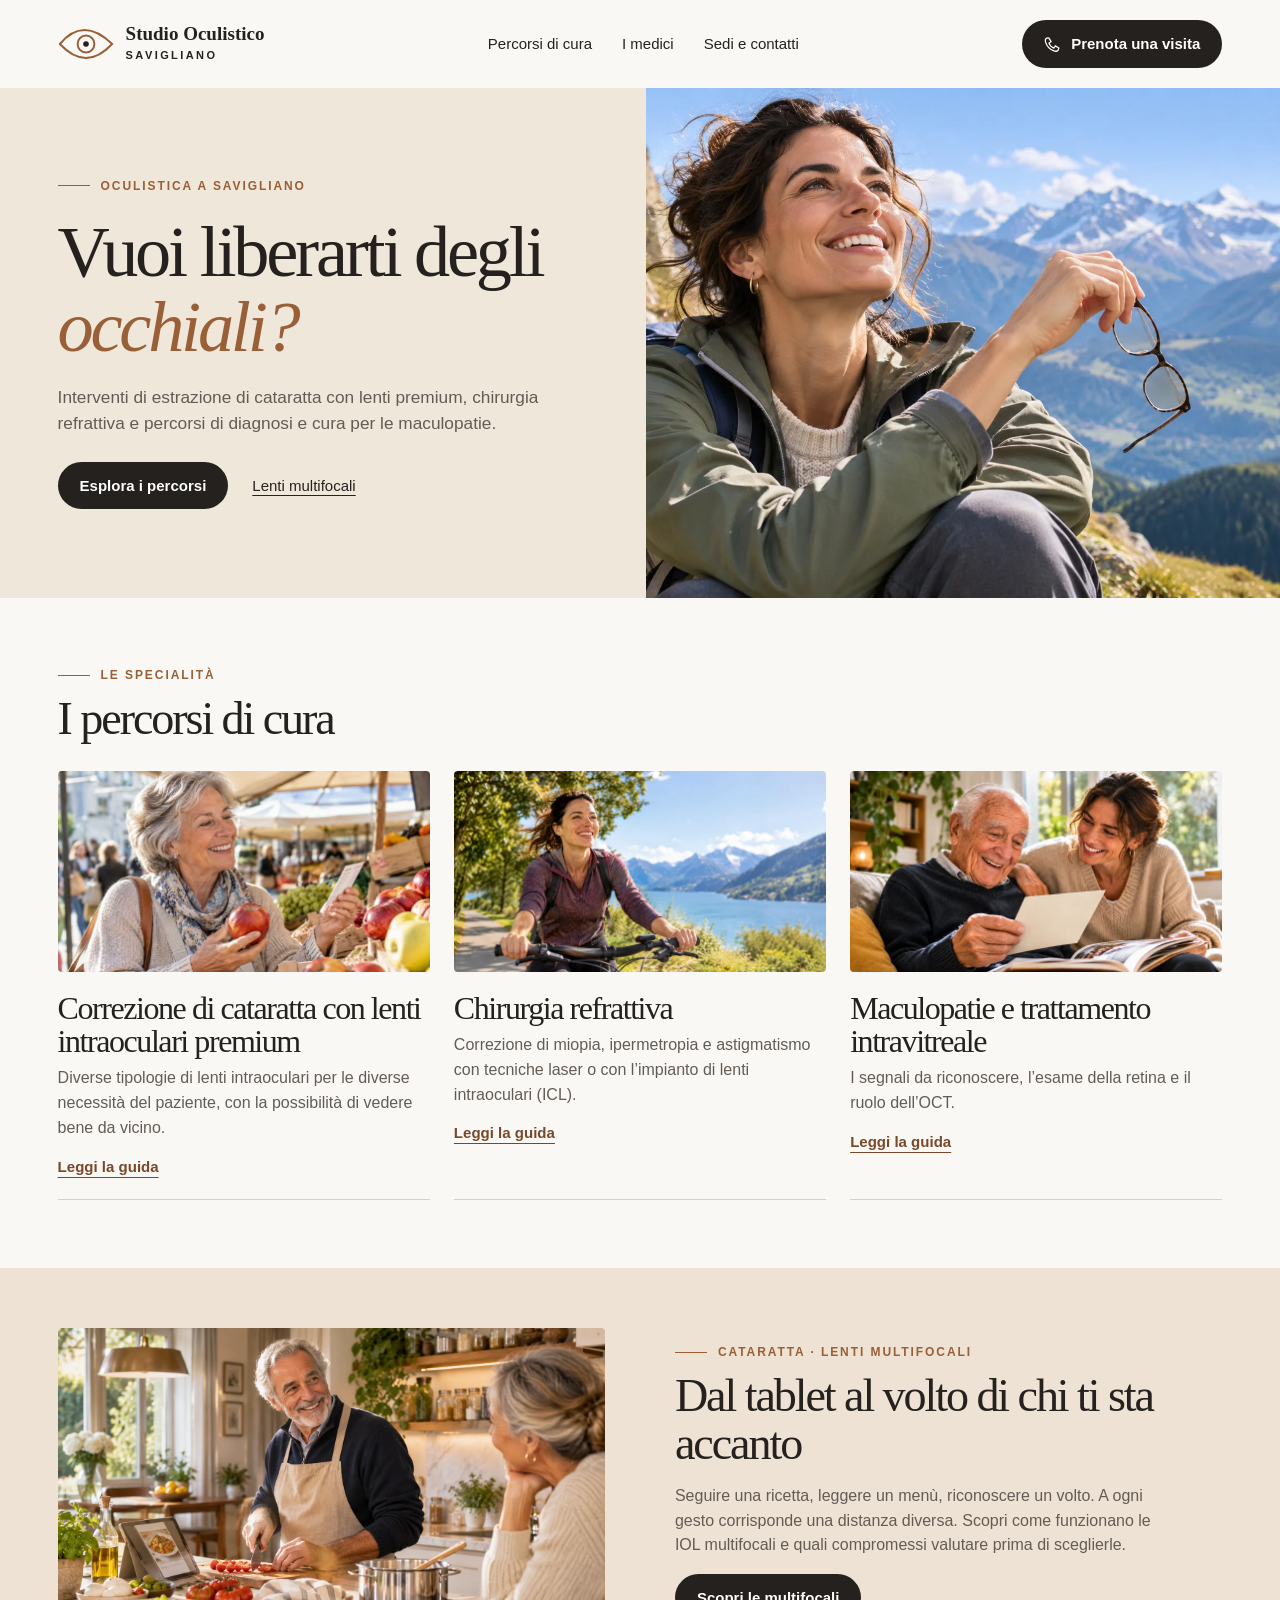
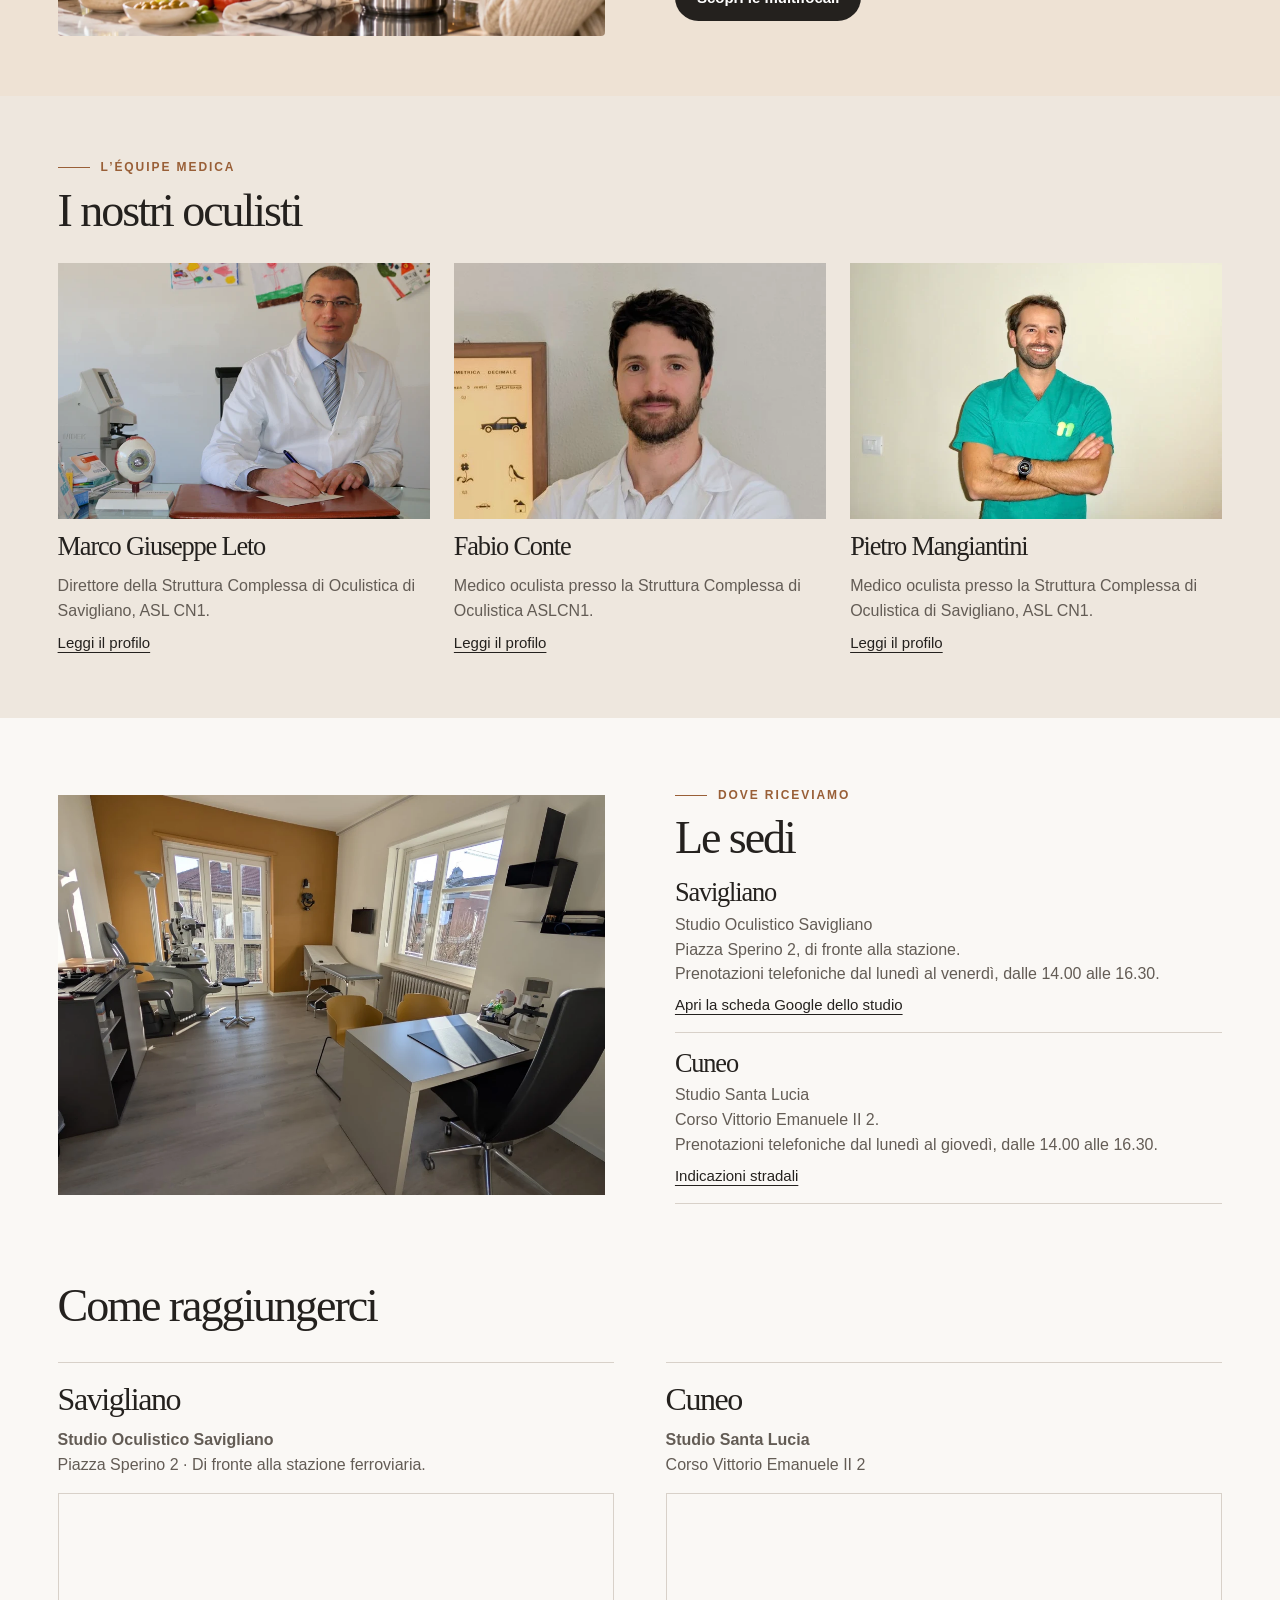
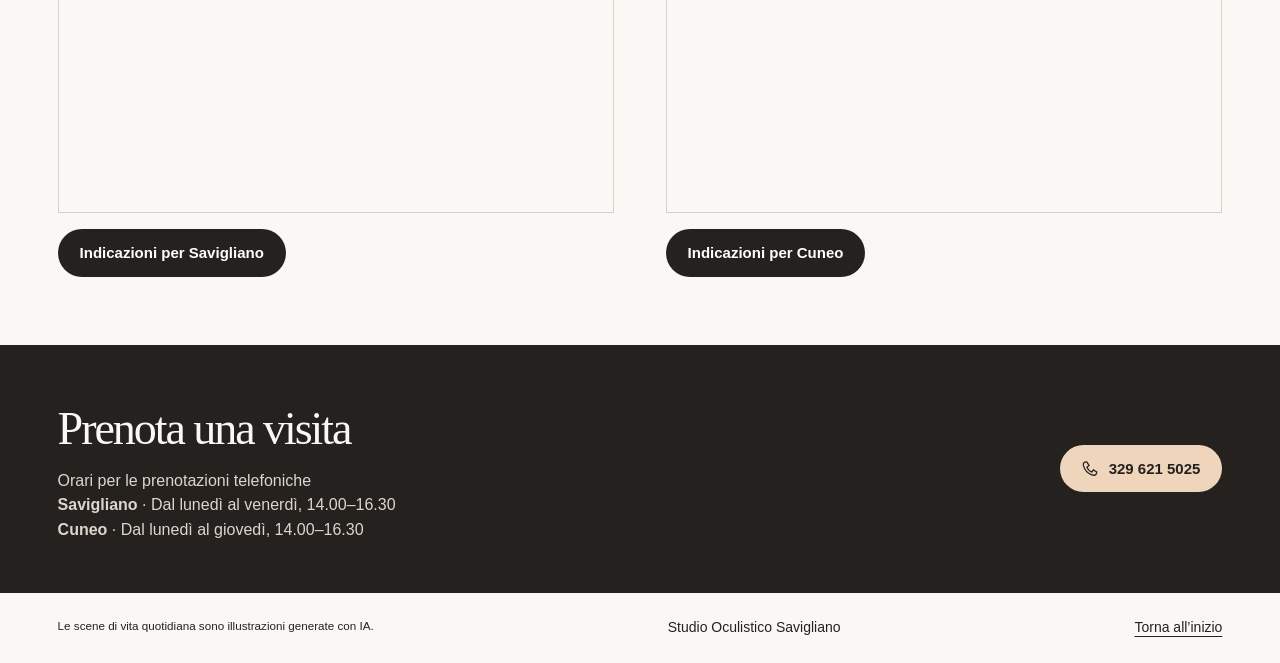
<file: index.html>
<!doctype html><html lang="it"><head><meta charset="utf-8"><meta name="viewport" content="width=device-width,initial-scale=1"><title>Studio Oculistico Savigliano | Cataratta, laser e maculopatie</title><meta name="description" content="Lo studio oculistico dei dottori Leto, Conte e Mangiantini. Percorsi per cataratta, chirurgia refrattiva e maculopatie. Sedi a Savigliano e Cuneo."><link rel="stylesheet" href="style.css"><link rel="stylesheet" href="sedi-medici.css"></head><body><a class="skip" href="#principale">Vai al contenuto</a><header><a class="brand" href="#principale"><svg class="eye" aria-hidden="true" viewBox="0 0 60 38"><path d="M2 19Q27 -11 58 19Q30 49 2 19Z"/><circle cx="30" cy="19" r="9"/><circle cx="30" cy="19" r="3" fill="currentColor" stroke="none"/></svg><span>Studio Oculistico<small>Savigliano</small></span></a><nav class="nav" aria-label="Navigazione principale"><a href="#percorsi">Percorsi di cura</a><a href="#specialisti">I medici</a><a href="#sedi">Sedi e contatti</a></nav><a class="btn" href="tel:+393296215025"><svg class="phone" aria-hidden="true" viewBox="0 0 24 24"><path d="m7 3 3 5-3 2c1 3 4 6 7 7l2-3 5 3c-1 5-4 5-7 4C8 19 4 15 2 8 1 4 4 2 7 3Z"/></svg>Prenota una visita</a></header><main id="principale"><section class="hero"><div class="copy"><span class="over">Oculistica a Savigliano</span><h1>Vuoi liberarti degli <em>occhiali?</em></h1><p class="intro">Interventi di estrazione di cataratta con lenti premium, chirurgia refrattiva e percorsi di diagnosi e cura per le maculopatie.</p><div class="heroNav"><a class="btn" href="#percorsi">Esplora i percorsi</a><a href="multifocali.html">Lenti multifocali</a></div></div><figure class="photo"><img src="img/occhiali.webp" alt="Escursionista con gli occhiali in mano davanti alle Alpi" fetchpriority="high"></figure></section>
<section class="wrap" id="percorsi"><div class="sectionHead"><div><span class="over">Le specialità</span><h2>I percorsi di cura</h2></div></div><div class="grid"><a class="feature" href="iol-premium.html"><img src="img/mercato.webp" alt="Una donna legge la lista della spesa al mercato" loading="lazy"><div><h3>Correzione di cataratta con lenti intraoculari premium</h3><p>Diverse tipologie di lenti intraoculari per le diverse necessità del paziente, con la possibilità di vedere bene da vicino.</p><span>Leggi la guida</span></div></a><a class="feature" href="refrattiva.html"><img src="img/bici.webp" alt="Una ciclista pedala sul lungolago" loading="lazy"><div><h3>Chirurgia refrattiva</h3><p>Correzione di miopia, ipermetropia e astigmatismo con tecniche laser o con l’impianto di lenti intraoculari (ICL).</p><span>Leggi la guida</span></div></a><a class="feature" href="maculopatie.html"><img src="img/album.webp" alt="Un uomo osserva una fotografia con la figlia" loading="lazy"><div><h3>Maculopatie e trattamento intravitreale</h3><p>I segnali da riconoscere, l’esame della retina e il ruolo dell’OCT.</p><span>Leggi la guida</span></div></a></div></section><section class="focus"><div class="wrap"><div><img src="img/cucina.webp" alt="Un uomo prepara una ricetta consultando un tablet" loading="lazy"></div><div><span class="over">Cataratta · Lenti multifocali</span><h2>Dal tablet al volto di chi ti sta accanto</h2><p>Seguire una ricetta, leggere un menù, riconoscere un volto. A ogni gesto corrisponde una distanza diversa. Scopri come funzionano le IOL multifocali e quali compromessi valutare prima di sceglierle.</p><a class="btn" href="multifocali.html">Scopri le multifocali</a></div></div></section><section class="team" id="specialisti"><div class="wrap"><div class="sectionHead"><div><span class="over">L’équipe medica</span><h2>I nostri oculisti</h2></div></div><div class="grid"><article class="doctor"><img loading="lazy" src="img/marco.webp" alt="Dott. Marco Giuseppe Leto"><h3>Marco Giuseppe Leto</h3><p>Direttore della Struttura Complessa di Oculistica di Savigliano, ASL CN1.</p><a href="marco-leto.html" aria-label="Leggi il profilo di Marco Giuseppe Leto">Leggi il profilo</a></article><article class="doctor"><img loading="lazy" src="img/fabio.webp" alt="Dott. Fabio Conte"><h3>Fabio Conte</h3><p>Medico oculista presso la Struttura Complessa di Oculistica ASLCN1.</p><a href="fabio-conte.html" aria-label="Leggi il profilo di Fabio Conte">Leggi il profilo</a></article><article class="doctor"><img loading="lazy" src="img/pietro.webp" alt="Dott. Pietro Mangiantini"><h3>Pietro Mangiantini</h3><p>Medico oculista presso la Struttura Complessa di Oculistica di Savigliano, ASL CN1.</p><a href="pietro-mangiantini.html" aria-label="Leggi il profilo di Pietro Mangiantini">Leggi il profilo</a></article></div></div></section>
<section class="wrap location" id="sedi"><img loading="lazy" src="img/ambulatorio.webp" alt="L’ambulatorio oculistico di Piazza Sperino a Savigliano"><div><span class="over">Dove riceviamo</span><h2>Le sedi</h2><div class="address"><h3>Savigliano</h3><p>Studio Oculistico Savigliano<br>Piazza Sperino 2, di fronte alla stazione.<br>Prenotazioni telefoniche dal lunedì al venerdì, dalle 14.00 alle 16.30.</p><a href="https://share.google/W91m4IGXl0mm0VEYB">Apri la scheda Google dello studio</a></div><div class="address"><h3>Cuneo</h3><p>Studio Santa Lucia<br>Corso Vittorio Emanuele II 2.<br>Prenotazioni telefoniche dal lunedì al giovedì, dalle 14.00 alle 16.30.</p><a href="https://www.google.com/maps/search/?api=1&amp;query=Studio+Santa+Lucia+Corso+Vittorio+Emanuele+II+2+Cuneo">Indicazioni stradali</a></div></div></section><section class="wrap map-section" aria-labelledby="map-title"><h2 id="map-title">Come raggiungerci</h2><div class="maps"><article><h3>Savigliano</h3><p><strong>Studio Oculistico Savigliano</strong><br>Piazza Sperino 2 · Di fronte alla stazione ferroviaria.</p>
<iframe loading="lazy" title="Mappa di Studio Oculistico Savigliano a Savigliano" src="https://maps.google.com/maps?q=Piazza+Sperino+2%2C+Savigliano%2C+Italia&amp;z=16&amp;output=embed" referrerpolicy="no-referrer-when-downgrade"></iframe>
<a class="btn" href="https://www.google.com/maps/dir/?api=1&amp;destination=Piazza+Sperino+2%2C+Savigliano%2C+Italia">Indicazioni per Savigliano</a></article>
<article><h3>Cuneo</h3><p><strong>Studio Santa Lucia</strong><br>Corso Vittorio Emanuele II 2</p>
<iframe loading="lazy" title="Mappa di Studio Santa Lucia a Cuneo" src="https://maps.google.com/maps?q=Corso+Vittorio+Emanuele+II+2%2C+Cuneo%2C+Italia&amp;z=16&amp;output=embed" referrerpolicy="no-referrer-when-downgrade"></iframe>
<a class="btn" href="https://www.google.com/maps/dir/?api=1&amp;destination=Corso+Vittorio+Emanuele+II+2%2C+Cuneo%2C+Italia">Indicazioni per Cuneo</a></article></div></section><section class="contact" id="prenota"><div class="wrap"><div><h2>Prenota una visita</h2><p>Orari per le prenotazioni telefoniche<br><strong>Savigliano</strong> · Dal lunedì al venerdì, 14.00–16.30<br><strong>Cuneo</strong> · Dal lunedì al giovedì, 14.00–16.30</p></div><a class="btn" href="tel:+393296215025"><svg class="phone" aria-hidden="true" viewBox="0 0 24 24"><path d="m7 3 3 5-3 2c1 3 4 6 7 7l2-3 5 3c-1 5-4 5-7 4C8 19 4 15 2 8 1 4 4 2 7 3Z"/></svg>329 621 5025</a></div></section></main><footer><small>Le scene di vita quotidiana sono illustrazioni generate con IA.</small><span>Studio Oculistico Savigliano</span><a href="#principale">Torna all’inizio</a></footer></body></html>
</file>
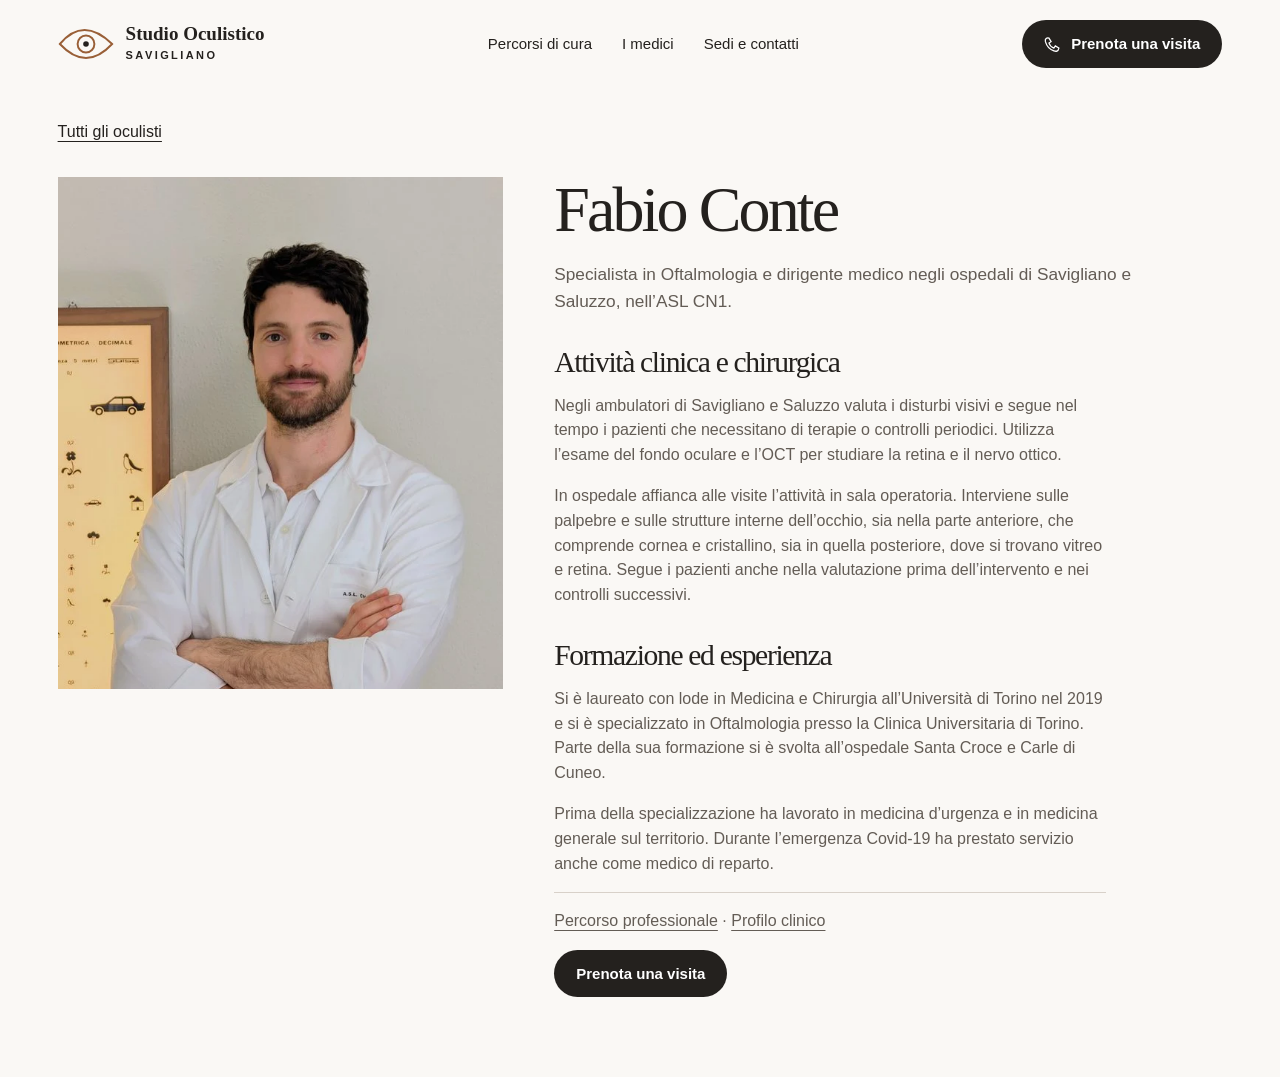
<file: fabio-conte.html>
<!doctype html>
<html lang="it"><head><meta charset="utf-8"><meta name="viewport" content="width=device-width,initial-scale=1">
<title>Dott. Fabio Conte | Studio Oculistico Savigliano</title><meta name="description" content="Dirigente medico in Oftalmologia presso gli ospedali di Savigliano e Saluzzo. Formazione e attività chirurgica."><link rel="stylesheet" href="style.css"><link rel="stylesheet" href="sedi-medici.css"></head>
<body><a class="skip" href="#principale">Vai al contenuto</a><header><a class="brand" href="index.html#principale"><svg class="eye" aria-hidden="true" viewBox="0 0 60 38"><path d="M2 19Q27 -11 58 19Q30 49 2 19Z"/><circle cx="30" cy="19" r="9"/><circle cx="30" cy="19" r="3" fill="currentColor" stroke="none"/></svg><span>Studio Oculistico<small>Savigliano</small></span></a><nav class="nav" aria-label="Navigazione principale"><a href="index.html#percorsi">Percorsi di cura</a><a href="index.html#specialisti">I medici</a><a href="index.html#sedi">Sedi e contatti</a></nav><a class="btn" href="tel:+393296215025"><svg class="phone" aria-hidden="true" viewBox="0 0 24 24"><path d="m7 3 3 5-3 2c1 3 4 6 7 7l2-3 5 3c-1 5-4 5-7 4C8 19 4 15 2 8 1 4 4 2 7 3Z"/></svg>Prenota una visita</a></header>
<main class="wrap profile" id="principale"><a href="index.html#specialisti">Tutti gli oculisti</a>
<div class="profile-layout"><img src="img/fabio.webp" alt="Dott. Fabio Conte"><article><h1>Fabio Conte</h1><p class="intro">Specialista in Oftalmologia e dirigente medico negli ospedali di Savigliano e Saluzzo, nell’ASL CN1.</p>
<h2>Attività clinica e chirurgica</h2>
<p>Negli ambulatori di Savigliano e Saluzzo valuta i disturbi visivi e segue nel tempo i pazienti che necessitano di terapie o controlli periodici. Utilizza l’esame del fondo oculare e l’OCT per studiare la retina e il nervo ottico.</p>
<p>In ospedale affianca alle visite l’attività in sala operatoria. Interviene sulle palpebre e sulle strutture interne dell’occhio, sia nella parte anteriore, che comprende cornea e cristallino, sia in quella posteriore, dove si trovano vitreo e retina. Segue i pazienti anche nella valutazione prima dell’intervento e nei controlli successivi.</p>
<h2>Formazione ed esperienza</h2>
<p>Si è laureato con lode in Medicina e Chirurgia all’Università di Torino nel 2019 e si è specializzato in Oftalmologia presso la Clinica Universitaria di Torino. Parte della sua formazione si è svolta all’ospedale Santa Croce e Carle di Cuneo.</p>
<p>Prima della specializzazione ha lavorato in medicina d’urgenza e in medicina generale sul territorio. Durante l’emergenza Covid-19 ha prestato servizio anche come medico di reparto.</p>
<p class="sources"><a href="https://dottfabioconte.it/">Percorso professionale</a> · <a href="https://studiobiomed.it/medici/dott-conte-fabio-oculistica/">Profilo clinico</a></p>
<a class="btn" href="index.html#prenota">Prenota una visita</a></article></div></main></body></html>
</file>
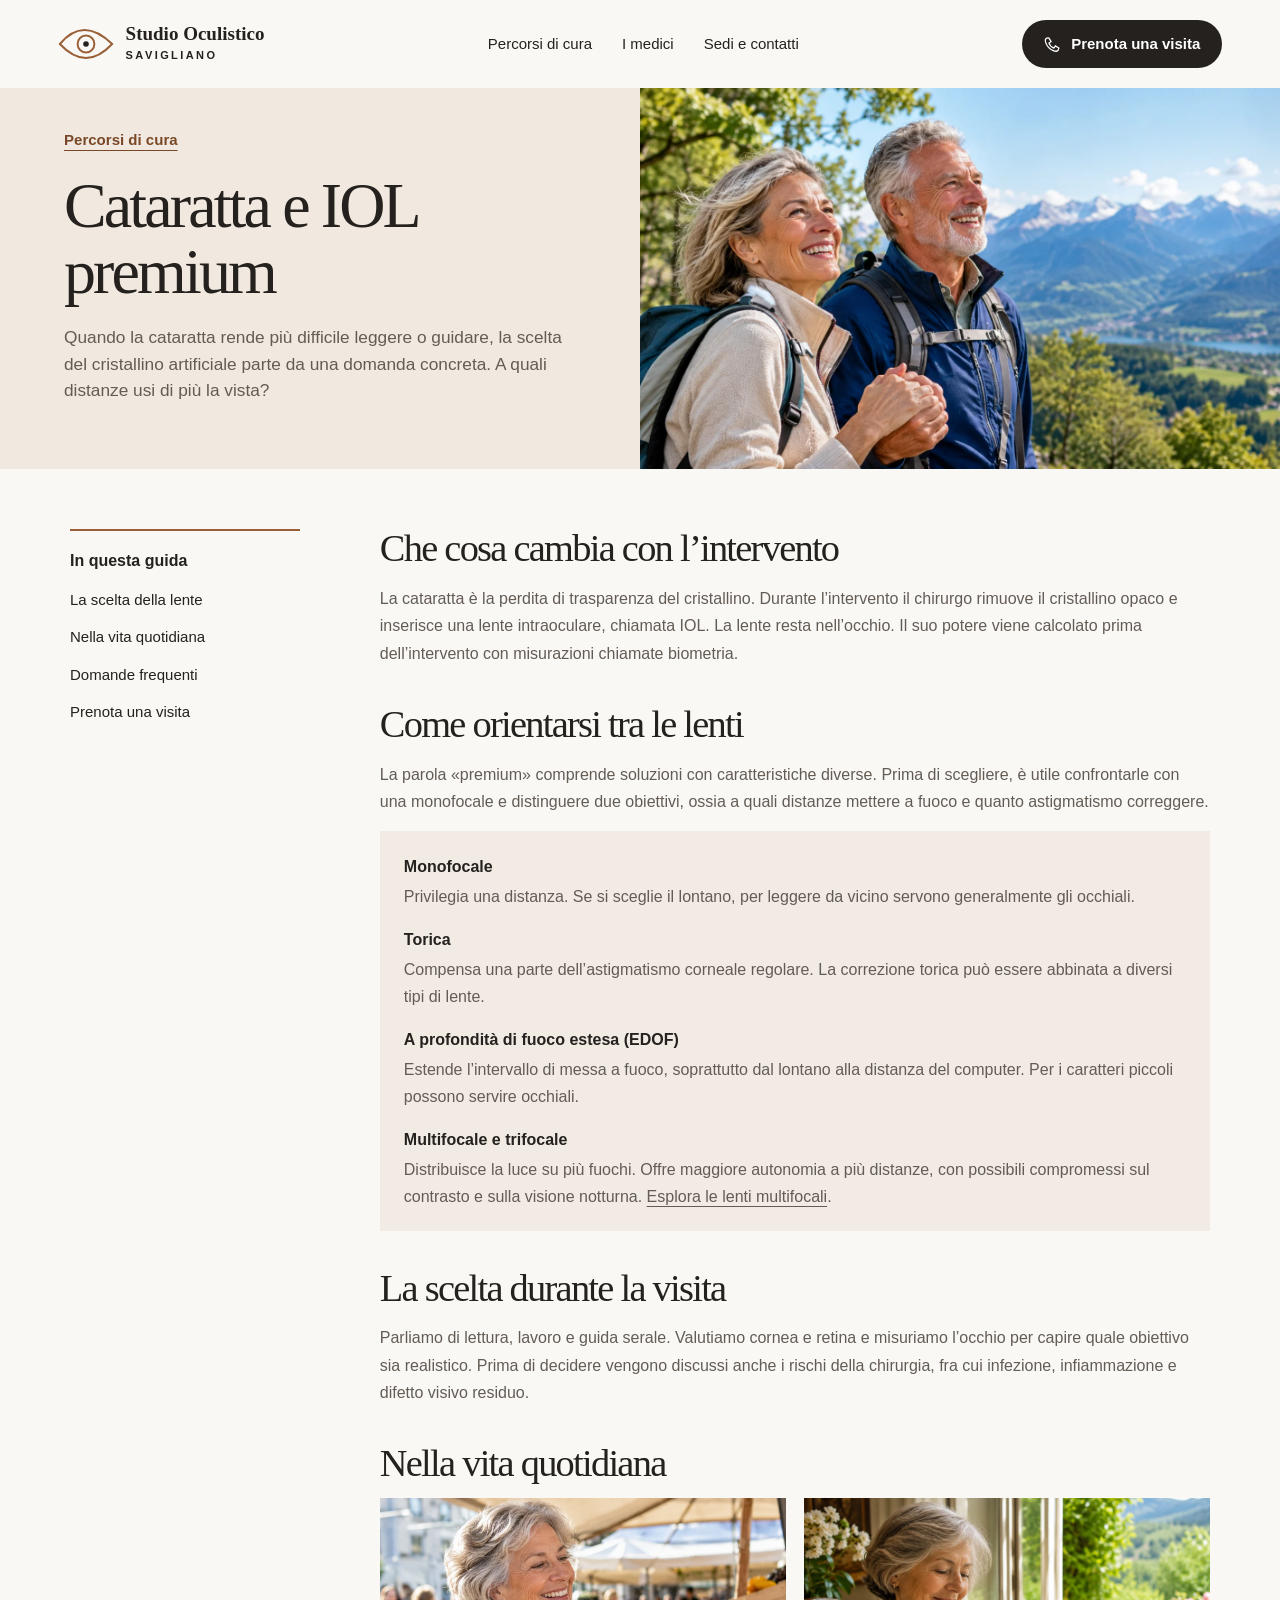
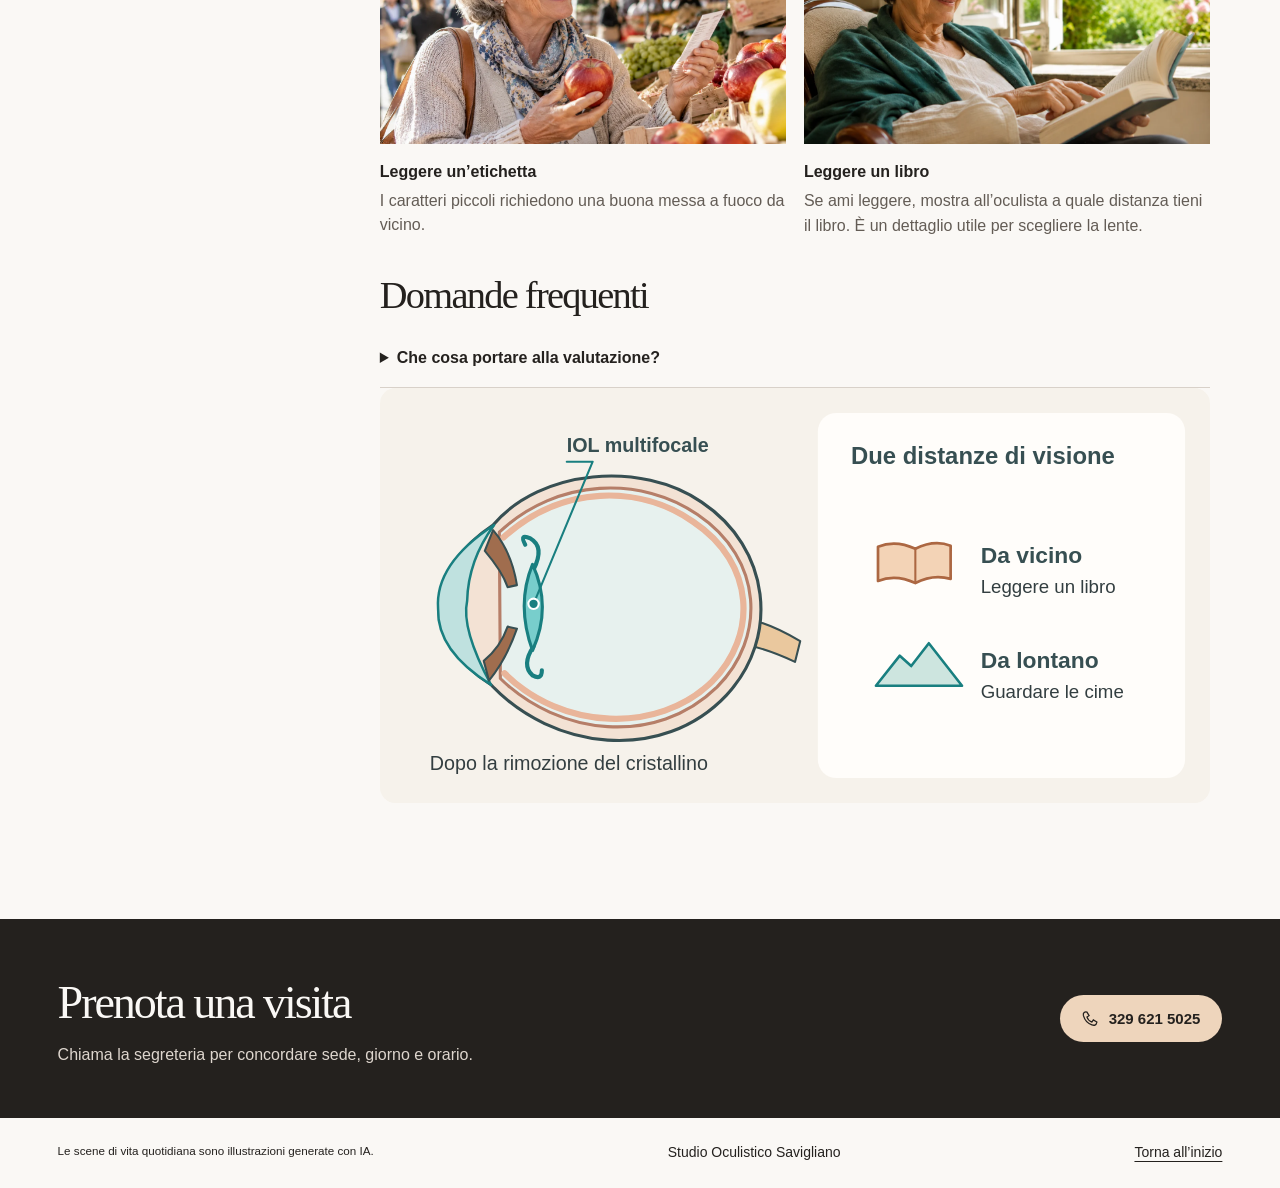
<file: iol-premium.html>
<!doctype html><html lang="it"><head><meta charset="utf-8"><meta name="viewport" content="width=device-width,initial-scale=1"><title>Cataratta e IOL premium | Studio Oculistico Savigliano</title><meta name="description" content="Quando la cataratta rende più difficile leggere o guidare, la scelta del cristallino artificiale parte da una domanda concreta. A quali distanze usi di più la vista?"><link rel="stylesheet" href="style.css"></head><body><a class="skip" href="#principale">Vai al contenuto</a><header><a class="brand" href="index.html#principale"><svg class="eye" aria-hidden="true" viewBox="0 0 60 38"><path d="M2 19Q27 -11 58 19Q30 49 2 19Z"/><circle cx="30" cy="19" r="9"/><circle cx="30" cy="19" r="3" fill="currentColor" stroke="none"/></svg><span>Studio Oculistico<small>Savigliano</small></span></a><nav class="nav" aria-label="Navigazione principale"><a href="index.html#percorsi">Percorsi di cura</a><a href="index.html#specialisti">I medici</a><a href="index.html#sedi">Sedi e contatti</a></nav><a class="btn" href="tel:+393296215025"><svg class="phone" aria-hidden="true" viewBox="0 0 24 24"><path d="m7 3 3 5-3 2c1 3 4 6 7 7l2-3 5 3c-1 5-4 5-7 4C8 19 4 15 2 8 1 4 4 2 7 3Z"/></svg>Prenota una visita</a></header><main id="principale"><section class="guideHero"><div class="copy"><a href="index.html#percorsi">Percorsi di cura</a><h1>Cataratta e IOL premium</h1><p class="intro">Quando la cataratta rende più difficile leggere o guidare, la scelta del cristallino artificiale parte da una domanda concreta. A quali distanze usi di più la vista?</p></div><img src="img/panorama.webp" alt="Una coppia osserva il panorama di montagna" loading="lazy"></section><div class="reading"><aside><strong>In questa guida</strong><a href="#guida">La scelta della lente</a><a href="#situazioni">Nella vita quotidiana</a><a href="#faq">Domande frequenti</a><a href="#prenota">Prenota una visita</a></aside><article><div id="guida"><h2>Che cosa cambia con l’intervento</h2><p>La cataratta è la perdita di trasparenza del cristallino. Durante l’intervento il chirurgo rimuove il cristallino opaco e inserisce una lente intraoculare, chiamata IOL. La lente resta nell’occhio. Il suo potere viene calcolato prima dell’intervento con misurazioni chiamate biometria.</p><h2>Come orientarsi tra le lenti</h2><p>La parola «premium» comprende soluzioni con caratteristiche diverse. Prima di scegliere, è utile confrontarle con una monofocale e distinguere due obiettivi, ossia a quali distanze mettere a fuoco e quanto astigmatismo correggere.</p><dl><dt>Monofocale</dt><dd>Privilegia una distanza. Se si sceglie il lontano, per leggere da vicino servono generalmente gli occhiali.</dd><dt>Torica</dt><dd>Compensa una parte dell’astigmatismo corneale regolare. La correzione torica può essere abbinata a diversi tipi di lente.</dd><dt>A profondità di fuoco estesa (EDOF)</dt><dd>Estende l’intervallo di messa a fuoco, soprattutto dal lontano alla distanza del computer. Per i caratteri piccoli possono servire occhiali.</dd><dt>Multifocale e trifocale</dt><dd>Distribuisce la luce su più fuochi. Offre maggiore autonomia a più distanze, con possibili compromessi sul contrasto e sulla visione notturna. <a href="multifocali.html">Esplora le lenti multifocali</a>.</dd></dl><h2>La scelta durante la visita</h2><p>Parliamo di lettura, lavoro e guida serale. Valutiamo cornea e retina e misuriamo l’occhio per capire quale obiettivo sia realistico. Prima di decidere vengono discussi anche i rischi della chirurgia, fra cui infezione, infiammazione e difetto visivo residuo.</p></div><section id="situazioni"><h2>Nella vita quotidiana</h2><div class="scenes"><figure><img src="img/mercato.webp" alt="Una donna legge la lista della spesa al mercato" loading="lazy"><figcaption><strong>Leggere un’etichetta</strong>I caratteri piccoli richiedono una buona messa a fuoco da vicino.</figcaption></figure><figure><img src="img/lettura-in-poltrona.webp" alt="Una signora senza occhiali legge un libro in poltrona accanto alla finestra" loading="lazy"><figcaption><strong>Leggere un libro</strong>Se ami leggere, mostra all’oculista a quale distanza tieni il libro. È un dettaglio utile per scegliere la lente.</figcaption></figure></div></section><section id="faq"><h2>Domande frequenti</h2><details><summary>Che cosa portare alla valutazione?</summary><p>Porta gli occhiali che usi, i referti disponibili e l’elenco dei farmaci. Segnala precedenti interventi, compreso il laser per miopia.</p></details></section><figure class="anatomia"><a href="img/schema-iol.svg" aria-label="Apri lo schema a piena dimensione"><img src="img/schema-iol.svg" alt="La lente artificiale è posizionata dietro l’iride. Un libro e un paesaggio illustrano la visione a distanze diverse." width="800" height="400" loading="lazy"></a></figure></article></div><section class="contact" id="prenota"><div class="wrap"><div><h2>Prenota una visita</h2><p>Chiama la segreteria per concordare sede, giorno e orario.</p></div><a class="btn" href="tel:+393296215025"><svg class="phone" aria-hidden="true" viewBox="0 0 24 24"><path d="m7 3 3 5-3 2c1 3 4 6 7 7l2-3 5 3c-1 5-4 5-7 4C8 19 4 15 2 8 1 4 4 2 7 3Z"/></svg>329 621 5025</a></div></section></main><footer><small>Le scene di vita quotidiana sono illustrazioni generate con IA.</small><span>Studio Oculistico Savigliano</span><a href="#principale">Torna all’inizio</a></footer></body></html>
</file>
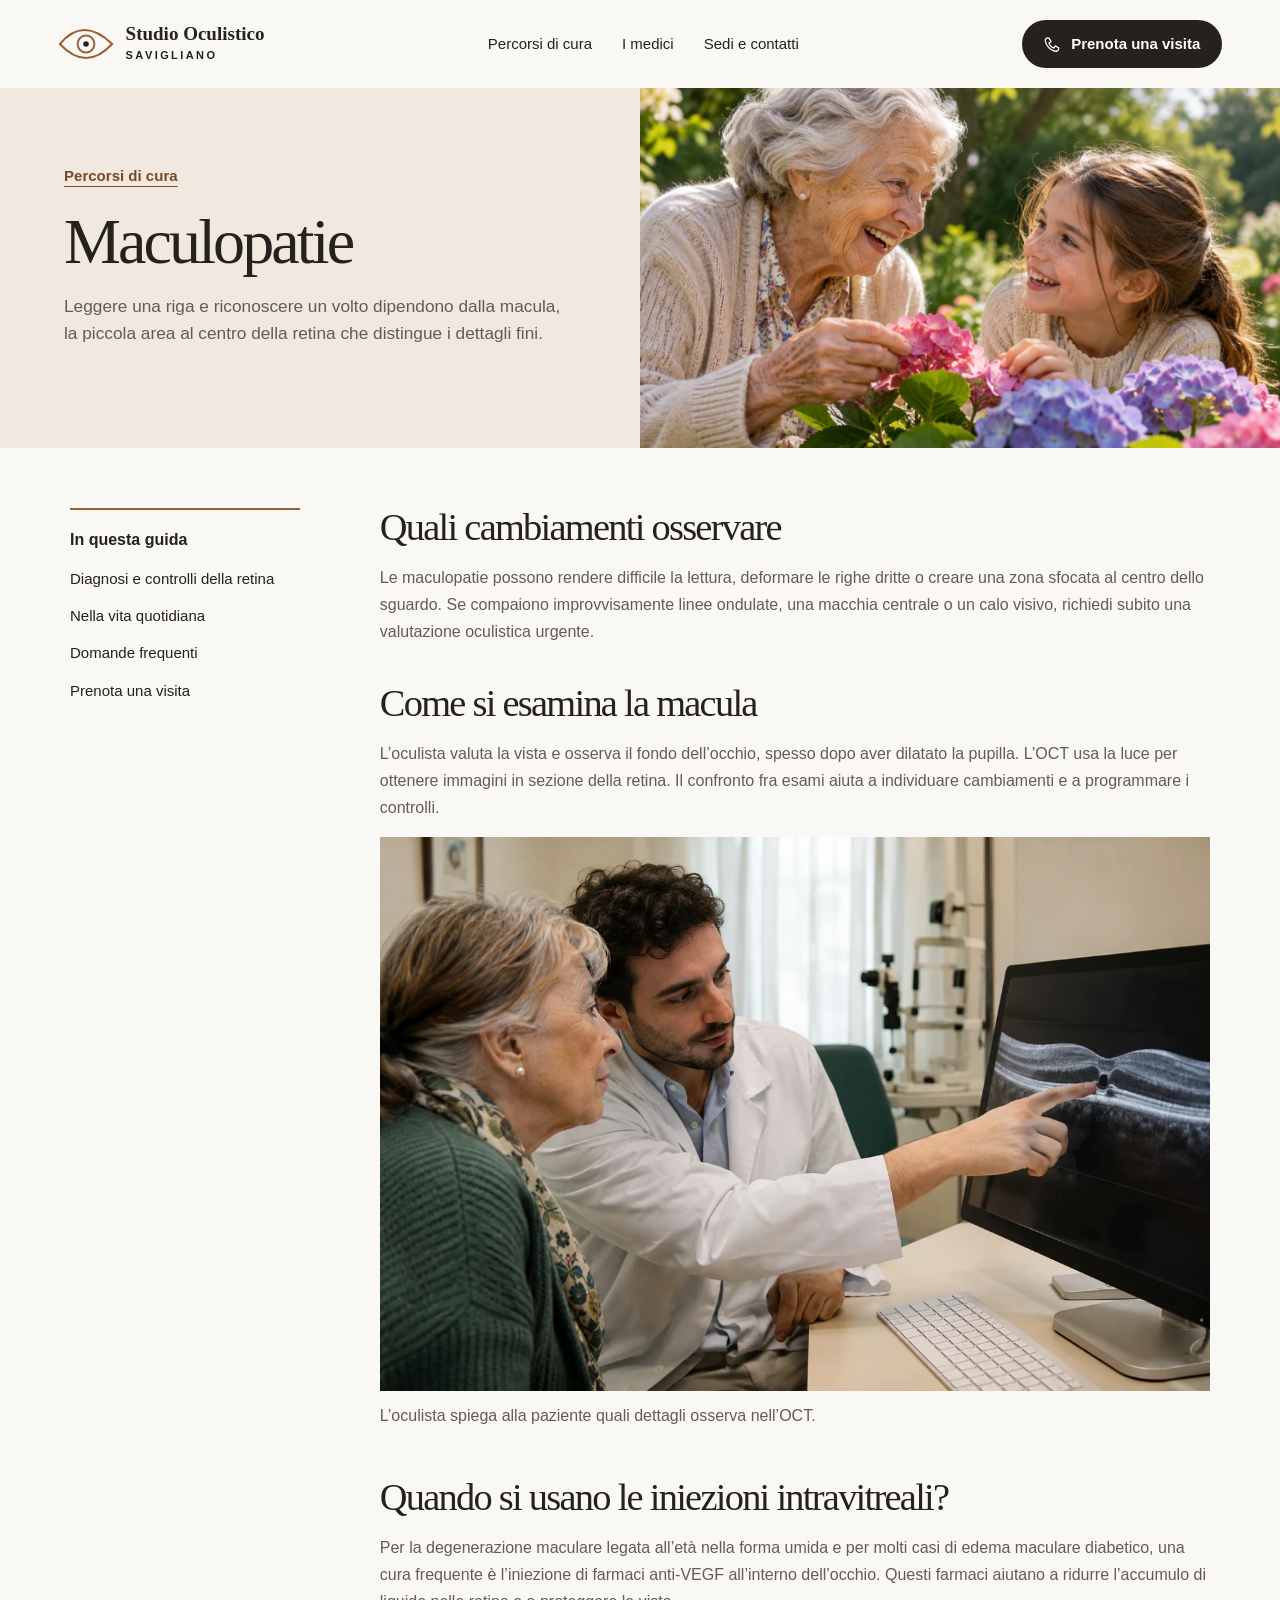
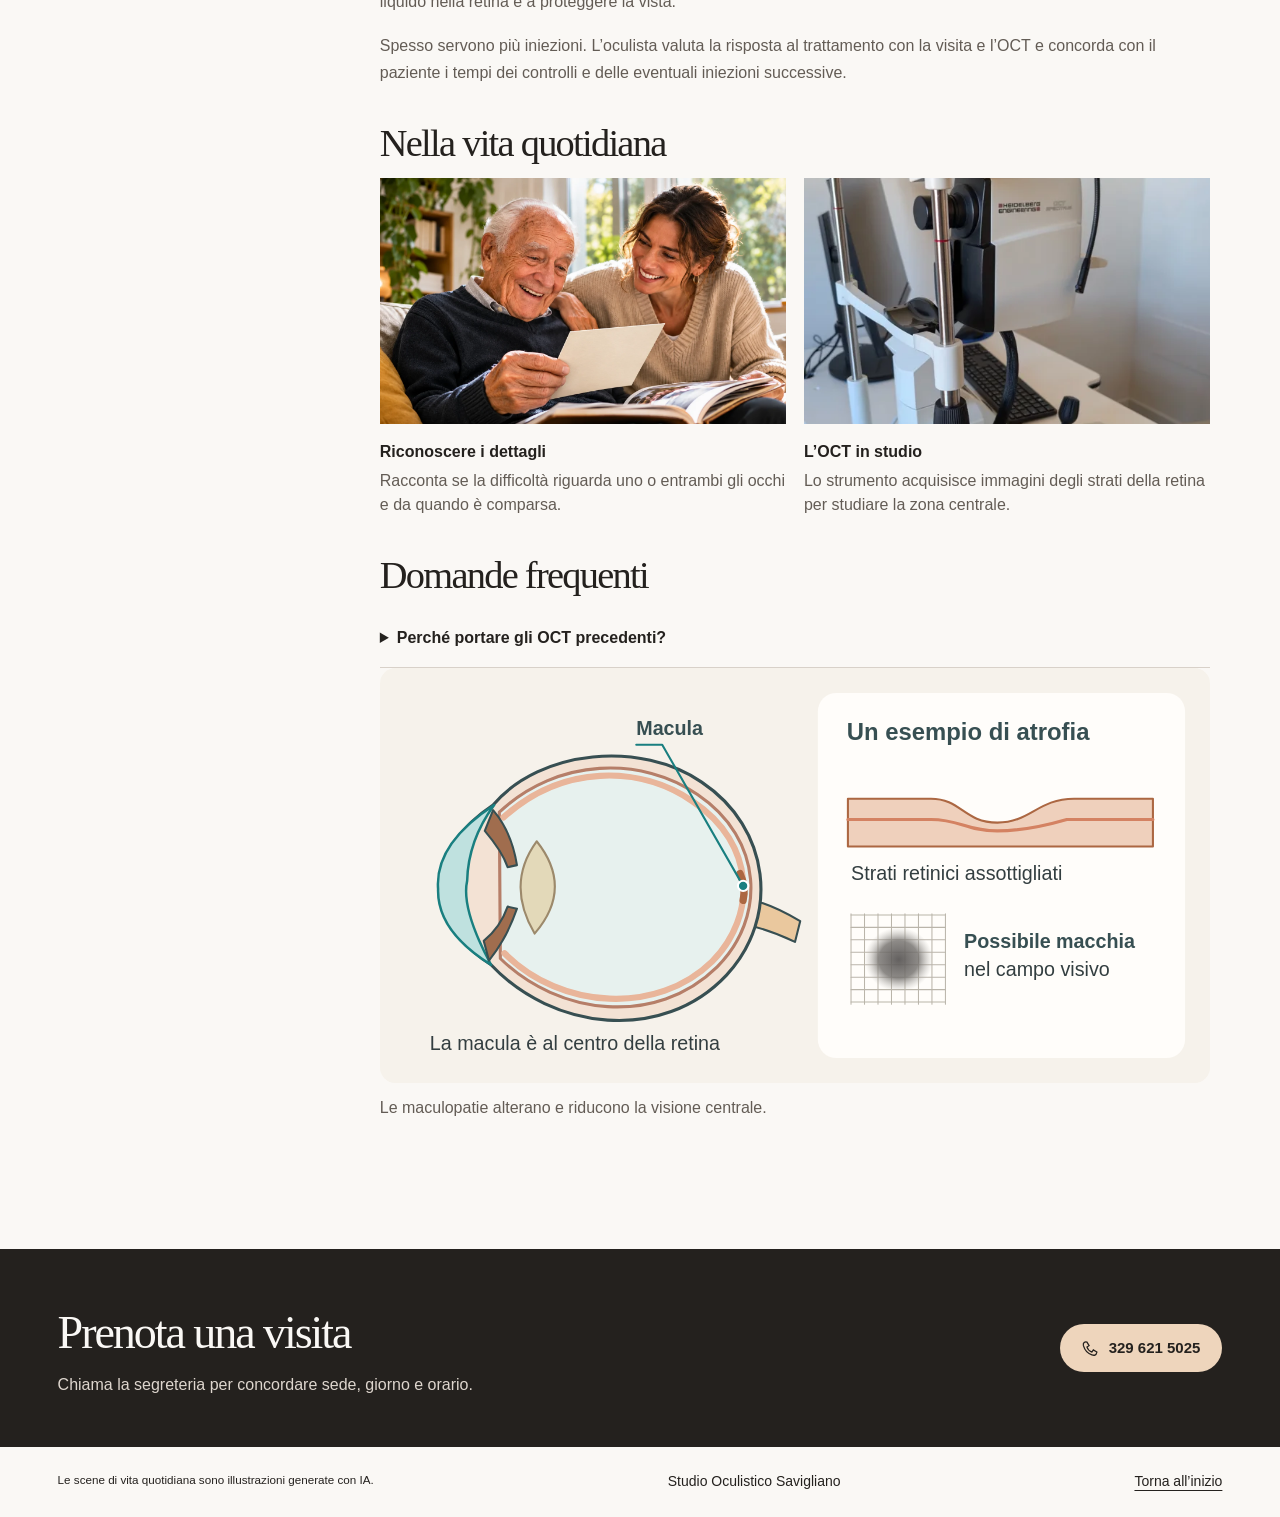
<file: maculopatie.html>
<!doctype html><html lang="it"><head><meta charset="utf-8"><meta name="viewport" content="width=device-width,initial-scale=1"><title>Maculopatie | Studio Oculistico Savigliano</title><meta name="description" content="Leggere una riga e riconoscere un volto dipendono dalla macula, la piccola area al centro della retina che distingue i dettagli fini."><link rel="stylesheet" href="style.css"></head><body><a class="skip" href="#principale">Vai al contenuto</a><header><a class="brand" href="index.html#principale"><svg class="eye" aria-hidden="true" viewBox="0 0 60 38"><path d="M2 19Q27 -11 58 19Q30 49 2 19Z"/><circle cx="30" cy="19" r="9"/><circle cx="30" cy="19" r="3" fill="currentColor" stroke="none"/></svg><span>Studio Oculistico<small>Savigliano</small></span></a><nav class="nav" aria-label="Navigazione principale"><a href="index.html#percorsi">Percorsi di cura</a><a href="index.html#specialisti">I medici</a><a href="index.html#sedi">Sedi e contatti</a></nav><a class="btn" href="tel:+393296215025"><svg class="phone" aria-hidden="true" viewBox="0 0 24 24"><path d="m7 3 3 5-3 2c1 3 4 6 7 7l2-3 5 3c-1 5-4 5-7 4C8 19 4 15 2 8 1 4 4 2 7 3Z"/></svg>Prenota una visita</a></header><main id="principale"><section class="guideHero"><div class="copy"><a href="index.html#percorsi">Percorsi di cura</a><h1>Maculopatie</h1><p class="intro">Leggere una riga e riconoscere un volto dipendono dalla macula, la piccola area al centro della retina che distingue i dettagli fini.</p></div><img src="img/fiori.webp" alt="Una donna e una bambina osservano i fiori in giardino" loading="lazy"></section><div class="reading"><aside><strong>In questa guida</strong><a href="#guida">Diagnosi e controlli della retina</a><a href="#situazioni">Nella vita quotidiana</a><a href="#faq">Domande frequenti</a><a href="#prenota">Prenota una visita</a></aside><article><div id="guida"><h2>Quali cambiamenti osservare</h2><p>Le maculopatie possono rendere difficile la lettura, deformare le righe dritte o creare una zona sfocata al centro dello sguardo. Se compaiono improvvisamente linee ondulate, una macchia centrale o un calo visivo, richiedi subito una valutazione oculistica urgente.</p><h2>Come si esamina la macula</h2><p>L’oculista valuta la vista e osserva il fondo dell’occhio, spesso dopo aver dilatato la pupilla. L’OCT usa la luce per ottenere immagini in sezione della retina. Il confronto fra esami aiuta a individuare cambiamenti e a programmare i controlli.</p><figure class="anatomia"><img src="img/spiegazione-oct.webp" width="1200" height="800" alt="Un oculista mostra a una paziente una sezione della retina sul monitor OCT" loading="lazy"><figcaption>L’oculista spiega alla paziente quali dettagli osserva nell’OCT.</figcaption></figure><h2>Quando si usano le iniezioni intravitreali?</h2><p>Per la degenerazione maculare legata all’età nella forma umida e per molti casi di edema maculare diabetico, una cura frequente è l’iniezione di farmaci anti-VEGF all’interno dell’occhio. Questi farmaci aiutano a ridurre l’accumulo di liquido nella retina e a proteggere la vista.</p><p>Spesso servono più iniezioni. L’oculista valuta la risposta al trattamento con la visita e l’OCT e concorda con il paziente i tempi dei controlli e delle eventuali iniezioni successive.</p></div><section id="situazioni"><h2>Nella vita quotidiana</h2><div class="scenes"><figure><img src="img/album.webp" alt="Un uomo osserva una fotografia con la figlia" loading="lazy"><figcaption><strong>Riconoscere i dettagli</strong>Racconta se la difficoltà riguarda uno o entrambi gli occhi e da quando è comparsa.</figcaption></figure><figure><img src="img/oct.webp" alt="Lo strumento OCT dello studio di Savigliano" loading="lazy"><figcaption><strong>L’OCT in studio</strong>Lo strumento acquisisce immagini degli strati della retina per studiare la zona centrale.</figcaption></figure></div></section><section id="faq"><h2>Domande frequenti</h2><details><summary>Perché portare gli OCT precedenti?</summary><p>Confrontare le immagini aiuta l’oculista a distinguere alterazioni stabili e cambiamenti recenti.</p></details></section><figure class="anatomia"><a href="img/schema-macula.svg" aria-label="Apri lo schema a piena dimensione"><img src="img/schema-macula.svg" alt="La sezione mostra la macula al polo posteriore. I due dettagli illustrano un assottigliamento atrofico e un possibile disturbo della visione centrale." width="800" height="400" loading="lazy"></a><figcaption>Le maculopatie alterano e riducono la visione centrale.</figcaption></figure></article></div><section class="contact" id="prenota"><div class="wrap"><div><h2>Prenota una visita</h2><p>Chiama la segreteria per concordare sede, giorno e orario.</p></div><a class="btn" href="tel:+393296215025"><svg class="phone" aria-hidden="true" viewBox="0 0 24 24"><path d="m7 3 3 5-3 2c1 3 4 6 7 7l2-3 5 3c-1 5-4 5-7 4C8 19 4 15 2 8 1 4 4 2 7 3Z"/></svg>329 621 5025</a></div></section></main><footer><small>Le scene di vita quotidiana sono illustrazioni generate con IA.</small><span>Studio Oculistico Savigliano</span><a href="#principale">Torna all’inizio</a></footer></body></html>
</file>
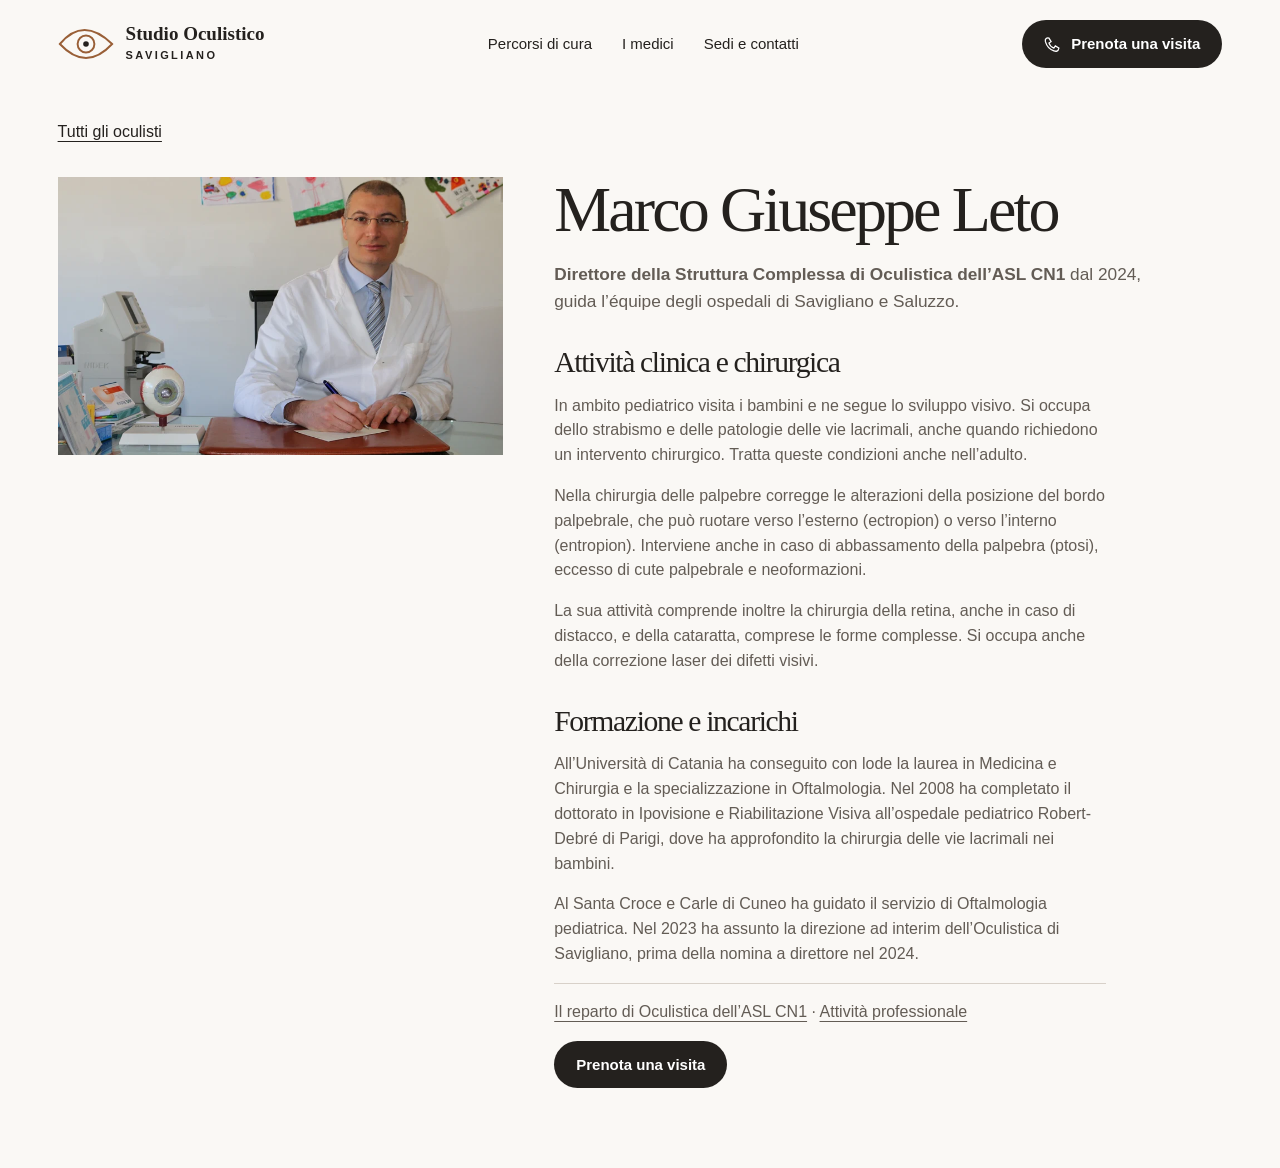
<file: marco-leto.html>
<!doctype html>
<html lang="it"><head><meta charset="utf-8"><meta name="viewport" content="width=device-width,initial-scale=1">
<title>Dott. Marco Giuseppe Leto | Studio Oculistico Savigliano</title><meta name="description" content="Direttore della Struttura Complessa di Oculistica dell’ASL CN1. Formazione e attività chirurgica."><link rel="stylesheet" href="style.css"><link rel="stylesheet" href="sedi-medici.css"></head>
<body><a class="skip" href="#principale">Vai al contenuto</a><header><a class="brand" href="index.html#principale"><svg class="eye" aria-hidden="true" viewBox="0 0 60 38"><path d="M2 19Q27 -11 58 19Q30 49 2 19Z"/><circle cx="30" cy="19" r="9"/><circle cx="30" cy="19" r="3" fill="currentColor" stroke="none"/></svg><span>Studio Oculistico<small>Savigliano</small></span></a><nav class="nav" aria-label="Navigazione principale"><a href="index.html#percorsi">Percorsi di cura</a><a href="index.html#specialisti">I medici</a><a href="index.html#sedi">Sedi e contatti</a></nav><a class="btn" href="tel:+393296215025"><svg class="phone" aria-hidden="true" viewBox="0 0 24 24"><path d="m7 3 3 5-3 2c1 3 4 6 7 7l2-3 5 3c-1 5-4 5-7 4C8 19 4 15 2 8 1 4 4 2 7 3Z"/></svg>Prenota una visita</a></header>
<main class="wrap profile" id="principale"><a href="index.html#specialisti">Tutti gli oculisti</a>
<div class="profile-layout"><img src="img/marco.webp" alt="Dott. Marco Giuseppe Leto"><article><h1>Marco Giuseppe Leto</h1><p class="intro"><strong>Direttore della Struttura Complessa di Oculistica dell’ASL CN1</strong> dal 2024, guida l’équipe degli ospedali di Savigliano e Saluzzo.</p>
<h2>Attività clinica e chirurgica</h2>
<p>In ambito pediatrico visita i bambini e ne segue lo sviluppo visivo. Si occupa dello strabismo e delle patologie delle vie lacrimali, anche quando richiedono un intervento chirurgico. Tratta queste condizioni anche nell’adulto.</p>
<p>Nella chirurgia delle palpebre corregge le alterazioni della posizione del bordo palpebrale, che può ruotare verso l’esterno (ectropion) o verso l’interno (entropion). Interviene anche in caso di abbassamento della palpebra (ptosi), eccesso di cute palpebrale e neoformazioni.</p>
<p>La sua attività comprende inoltre la chirurgia della retina, anche in caso di distacco, e della cataratta, comprese le forme complesse. Si occupa anche della correzione laser dei difetti visivi.</p>
<h2>Formazione e incarichi</h2>
<p>All’Università di Catania ha conseguito con lode la laurea in Medicina e Chirurgia e la specializzazione in Oftalmologia. Nel 2008 ha completato il dottorato in Ipovisione e Riabilitazione Visiva all’ospedale pediatrico Robert-Debré di Parigi, dove ha approfondito la chirurgia delle vie lacrimali nei bambini.</p>
<p>Al Santa Croce e Carle di Cuneo ha guidato il servizio di Oftalmologia pediatrica. Nel 2023 ha assunto la direzione ad interim dell’Oculistica di Savigliano, prima della nomina a direttore nel 2024.</p>
<p class="sources"><a href="https://www.aslcn1.it/ospedali/ospedale-ss-annunziata-savigliano/oculistica-savigliano">Il reparto di Oculistica dell’ASL CN1</a> · <a href="https://marcoleto.it/servizi/">Attività professionale</a></p>
<a class="btn" href="index.html#prenota">Prenota una visita</a></article></div></main></body></html>
</file>
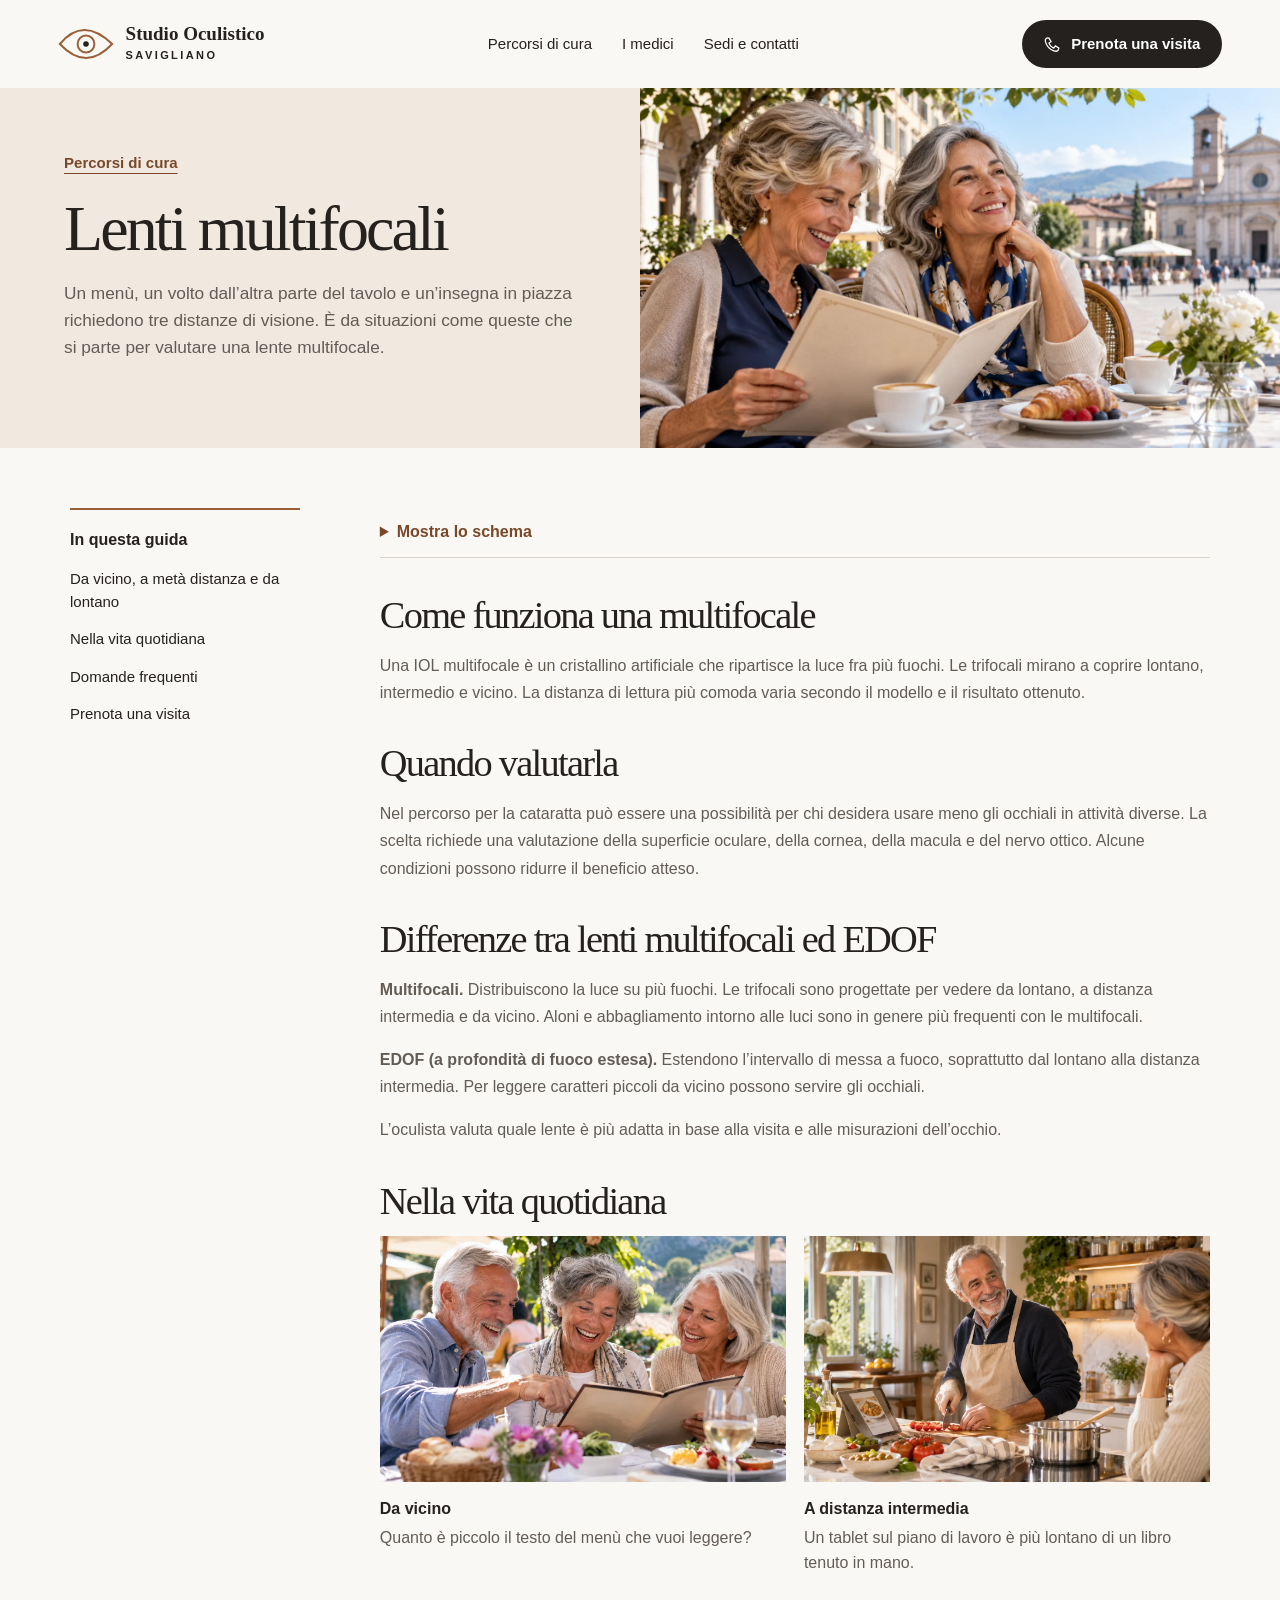
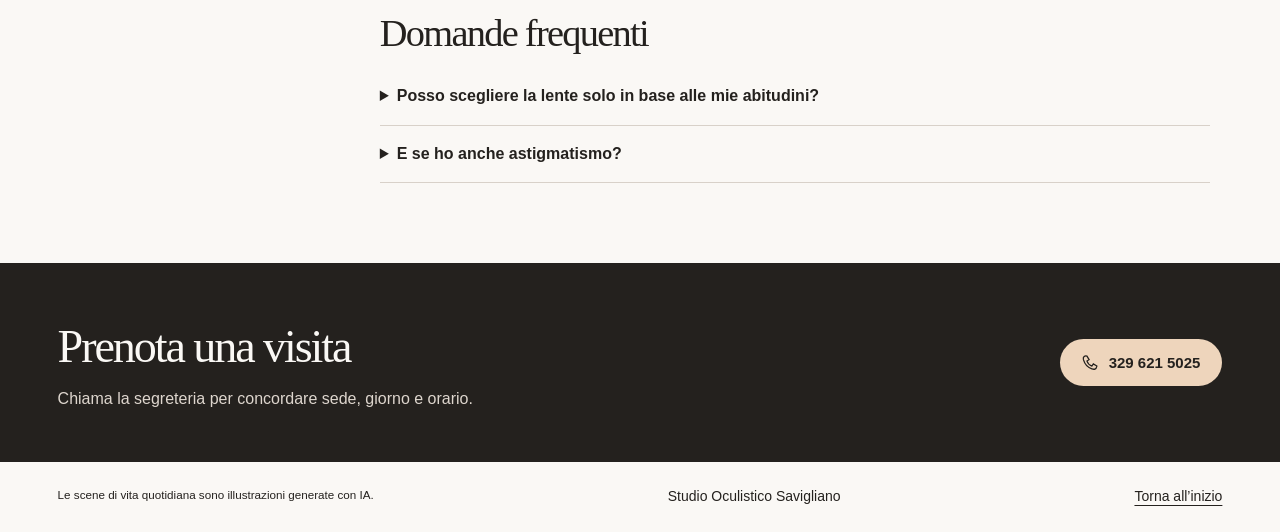
<file: multifocali.html>
<!doctype html><html lang="it"><head><meta charset="utf-8"><meta name="viewport" content="width=device-width,initial-scale=1"><title>Lenti multifocali | Studio Oculistico Savigliano</title><meta name="description" content="Un menù, un volto dall’altra parte del tavolo e un’insegna in piazza richiedono tre distanze di visione. È da situazioni come queste che si parte per valutare una lente multifocale."><link rel="stylesheet" href="style.css"></head><body><a class="skip" href="#principale">Vai al contenuto</a><header><a class="brand" href="index.html#principale"><svg class="eye" aria-hidden="true" viewBox="0 0 60 38"><path d="M2 19Q27 -11 58 19Q30 49 2 19Z"/><circle cx="30" cy="19" r="9"/><circle cx="30" cy="19" r="3" fill="currentColor" stroke="none"/></svg><span>Studio Oculistico<small>Savigliano</small></span></a><nav class="nav" aria-label="Navigazione principale"><a href="index.html#percorsi">Percorsi di cura</a><a href="index.html#specialisti">I medici</a><a href="index.html#sedi">Sedi e contatti</a></nav><a class="btn" href="tel:+393296215025"><svg class="phone" aria-hidden="true" viewBox="0 0 24 24"><path d="m7 3 3 5-3 2c1 3 4 6 7 7l2-3 5 3c-1 5-4 5-7 4C8 19 4 15 2 8 1 4 4 2 7 3Z"/></svg>Prenota una visita</a></header><main id="principale"><section class="guideHero"><div class="copy"><a href="index.html#percorsi">Percorsi di cura</a><h1>Lenti multifocali</h1><p class="intro">Un menù, un volto dall’altra parte del tavolo e un’insegna in piazza richiedono tre distanze di visione. È da situazioni come queste che si parte per valutare una lente multifocale.</p></div><img src="img/caffe.webp" alt="Due donne al caffè con un menù" loading="lazy"></section><div class="reading"><aside><strong>In questa guida</strong><a href="#guida">Da vicino, a metà distanza e da lontano</a><a href="#situazioni">Nella vita quotidiana</a><a href="#faq">Domande frequenti</a><a href="#prenota">Prenota una visita</a></aside><article><div id="guida"><details class="schema-opzionale"><summary><span class="chiuso">Mostra lo schema</span><span class="aperto">Nascondi lo schema</span></summary><figure class="anatomia"><a href="img/schema-iol.svg" aria-label="Apri lo schema a piena dimensione"><img src="img/schema-iol.svg" alt="La lente artificiale è posizionata dietro l’iride. Un libro e un paesaggio illustrano la visione a distanze diverse." width="800" height="400" loading="lazy"></a><figcaption><strong>Dove si trova la IOL multifocale</strong> L’IOL multifocale sostituisce il cristallino e distribuisce la luce su più fuochi. Una IOL torica corregge l’astigmatismo e può anche essere multifocale.</figcaption></figure></details><h2>Come funziona una multifocale</h2><p>Una IOL multifocale è un cristallino artificiale che ripartisce la luce fra più fuochi. Le trifocali mirano a coprire lontano, intermedio e vicino. La distanza di lettura più comoda varia secondo il modello e il risultato ottenuto.</p><h2>Quando valutarla</h2><p>Nel percorso per la cataratta può essere una possibilità per chi desidera usare meno gli occhiali in attività diverse. La scelta richiede una valutazione della superficie oculare, della cornea, della macula e del nervo ottico. Alcune condizioni possono ridurre il beneficio atteso.</p><h2>Differenze tra lenti multifocali ed EDOF</h2><p><strong>Multifocali.</strong> Distribuiscono la luce su più fuochi. Le trifocali sono progettate per vedere da lontano, a distanza intermedia e da vicino. Aloni e abbagliamento intorno alle luci sono in genere più frequenti con le multifocali.</p><p><strong>EDOF (a profondità di fuoco estesa).</strong> Estendono l’intervallo di messa a fuoco, soprattutto dal lontano alla distanza intermedia. Per leggere caratteri piccoli da vicino possono servire gli occhiali.</p><p>L’oculista valuta quale lente è più adatta in base alla visita e alle misurazioni dell’occhio.</p></div><section id="situazioni"><h2>Nella vita quotidiana</h2><div class="scenes"><figure><img src="img/terrazza.webp" alt="Tre persone leggono un menù in terrazza" loading="lazy"><figcaption><strong>Da vicino</strong>Quanto è piccolo il testo del menù che vuoi leggere?</figcaption></figure><figure><img src="img/cucina.webp" alt="Un uomo prepara una ricetta consultando un tablet" loading="lazy"><figcaption><strong>A distanza intermedia</strong>Un tablet sul piano di lavoro è più lontano di un libro tenuto in mano.</figcaption></figure></div></section><section id="faq"><h2>Domande frequenti</h2><details><summary>Posso scegliere la lente solo in base alle mie abitudini?</summary><p>Le abitudini orientano la scelta. Le misurazioni e l’esame oculistico stabiliscono quali opzioni sono compatibili con la salute dei tuoi occhi.</p></details><details><summary>E se ho anche astigmatismo?</summary><p>Alcune lenti multifocali sono disponibili in versione torica. Il medico misura la cornea per valutare se questa correzione è indicata.</p></details></section></article></div><section class="contact" id="prenota"><div class="wrap"><div><h2>Prenota una visita</h2><p>Chiama la segreteria per concordare sede, giorno e orario.</p></div><a class="btn" href="tel:+393296215025"><svg class="phone" aria-hidden="true" viewBox="0 0 24 24"><path d="m7 3 3 5-3 2c1 3 4 6 7 7l2-3 5 3c-1 5-4 5-7 4C8 19 4 15 2 8 1 4 4 2 7 3Z"/></svg>329 621 5025</a></div></section></main><footer><small>Le scene di vita quotidiana sono illustrazioni generate con IA.</small><span>Studio Oculistico Savigliano</span><a href="#principale">Torna all’inizio</a></footer></body></html>
</file>
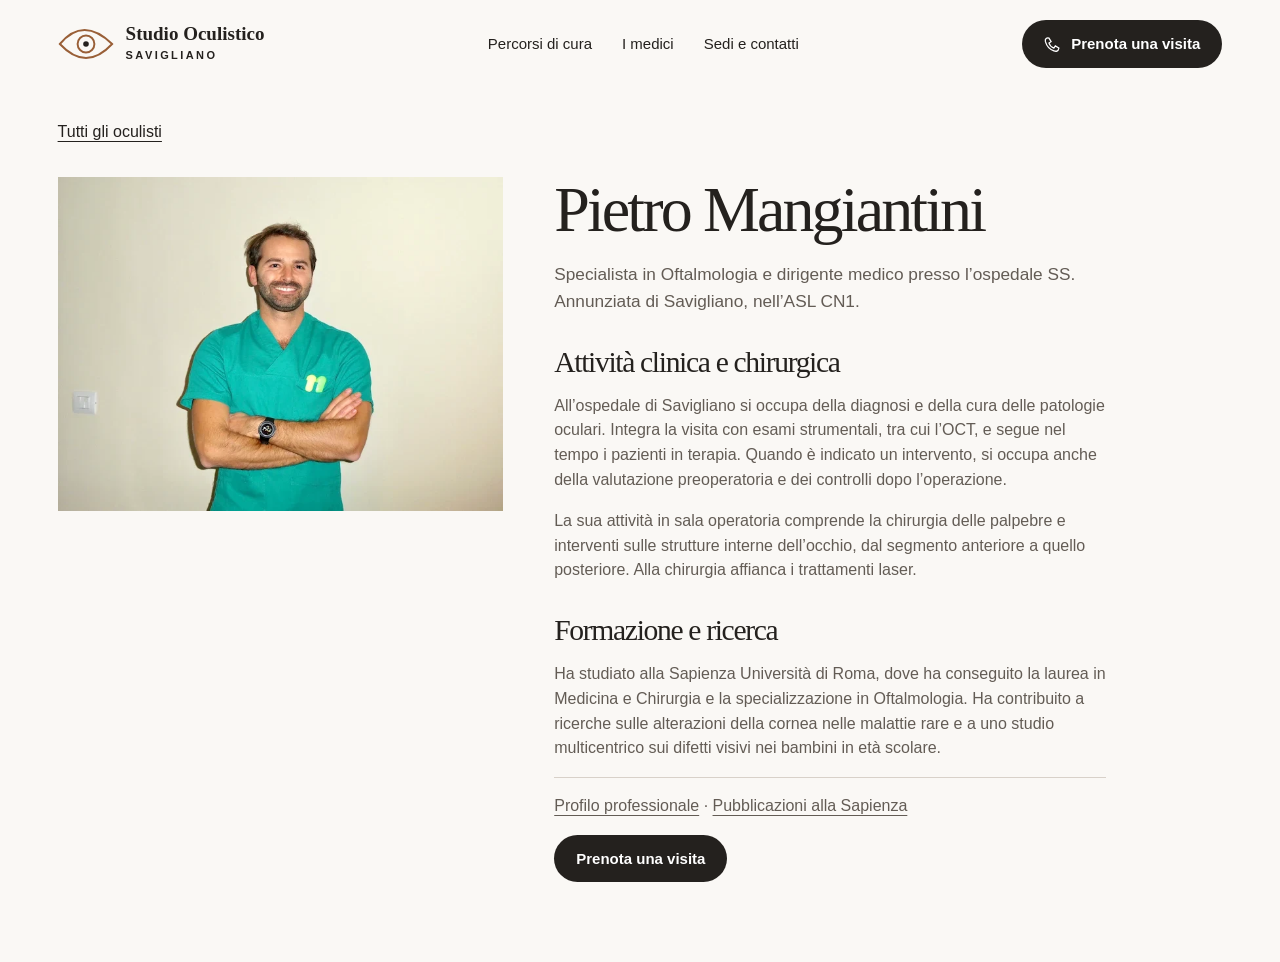
<file: pietro-mangiantini.html>
<!doctype html>
<html lang="it"><head><meta charset="utf-8"><meta name="viewport" content="width=device-width,initial-scale=1">
<title>Dott. Pietro Mangiantini | Studio Oculistico Savigliano</title><meta name="description" content="Dirigente medico in Oculistica presso l’ospedale SS. Annunziata di Savigliano. Formazione e attività chirurgica."><link rel="stylesheet" href="style.css"><link rel="stylesheet" href="sedi-medici.css"></head>
<body><a class="skip" href="#principale">Vai al contenuto</a><header><a class="brand" href="index.html#principale"><svg class="eye" aria-hidden="true" viewBox="0 0 60 38"><path d="M2 19Q27 -11 58 19Q30 49 2 19Z"/><circle cx="30" cy="19" r="9"/><circle cx="30" cy="19" r="3" fill="currentColor" stroke="none"/></svg><span>Studio Oculistico<small>Savigliano</small></span></a><nav class="nav" aria-label="Navigazione principale"><a href="index.html#percorsi">Percorsi di cura</a><a href="index.html#specialisti">I medici</a><a href="index.html#sedi">Sedi e contatti</a></nav><a class="btn" href="tel:+393296215025"><svg class="phone" aria-hidden="true" viewBox="0 0 24 24"><path d="m7 3 3 5-3 2c1 3 4 6 7 7l2-3 5 3c-1 5-4 5-7 4C8 19 4 15 2 8 1 4 4 2 7 3Z"/></svg>Prenota una visita</a></header>
<main class="wrap profile" id="principale"><a href="index.html#specialisti">Tutti gli oculisti</a>
<div class="profile-layout"><img src="img/pietro.webp" alt="Dott. Pietro Mangiantini"><article><h1>Pietro Mangiantini</h1><p class="intro">Specialista in Oftalmologia e dirigente medico presso l’ospedale SS. Annunziata di Savigliano, nell’ASL CN1.</p>
<h2>Attività clinica e chirurgica</h2>
<p>All’ospedale di Savigliano si occupa della diagnosi e della cura delle patologie oculari. Integra la visita con esami strumentali, tra cui l’OCT, e segue nel tempo i pazienti in terapia. Quando è indicato un intervento, si occupa anche della valutazione preoperatoria e dei controlli dopo l’operazione.</p>
<p>La sua attività in sala operatoria comprende la chirurgia delle palpebre e interventi sulle strutture interne dell’occhio, dal segmento anteriore a quello posteriore. Alla chirurgia affianca i trattamenti laser.</p>
<h2>Formazione e ricerca</h2>
<p>Ha studiato alla Sapienza Università di Roma, dove ha conseguito la laurea in Medicina e Chirurgia e la specializzazione in Oftalmologia. Ha contribuito a ricerche sulle alterazioni della cornea nelle malattie rare e a uno studio multicentrico sui difetti visivi nei bambini in età scolare.</p>
<p class="sources"><a href="https://www.miodottore.it/profilo/pietro-mangiantini">Profilo professionale</a> · <a href="https://iris.uniroma1.it/cris/rp/rp255311">Pubblicazioni alla Sapienza</a></p>
<a class="btn" href="index.html#prenota">Prenota una visita</a></article></div></main></body></html>
</file>
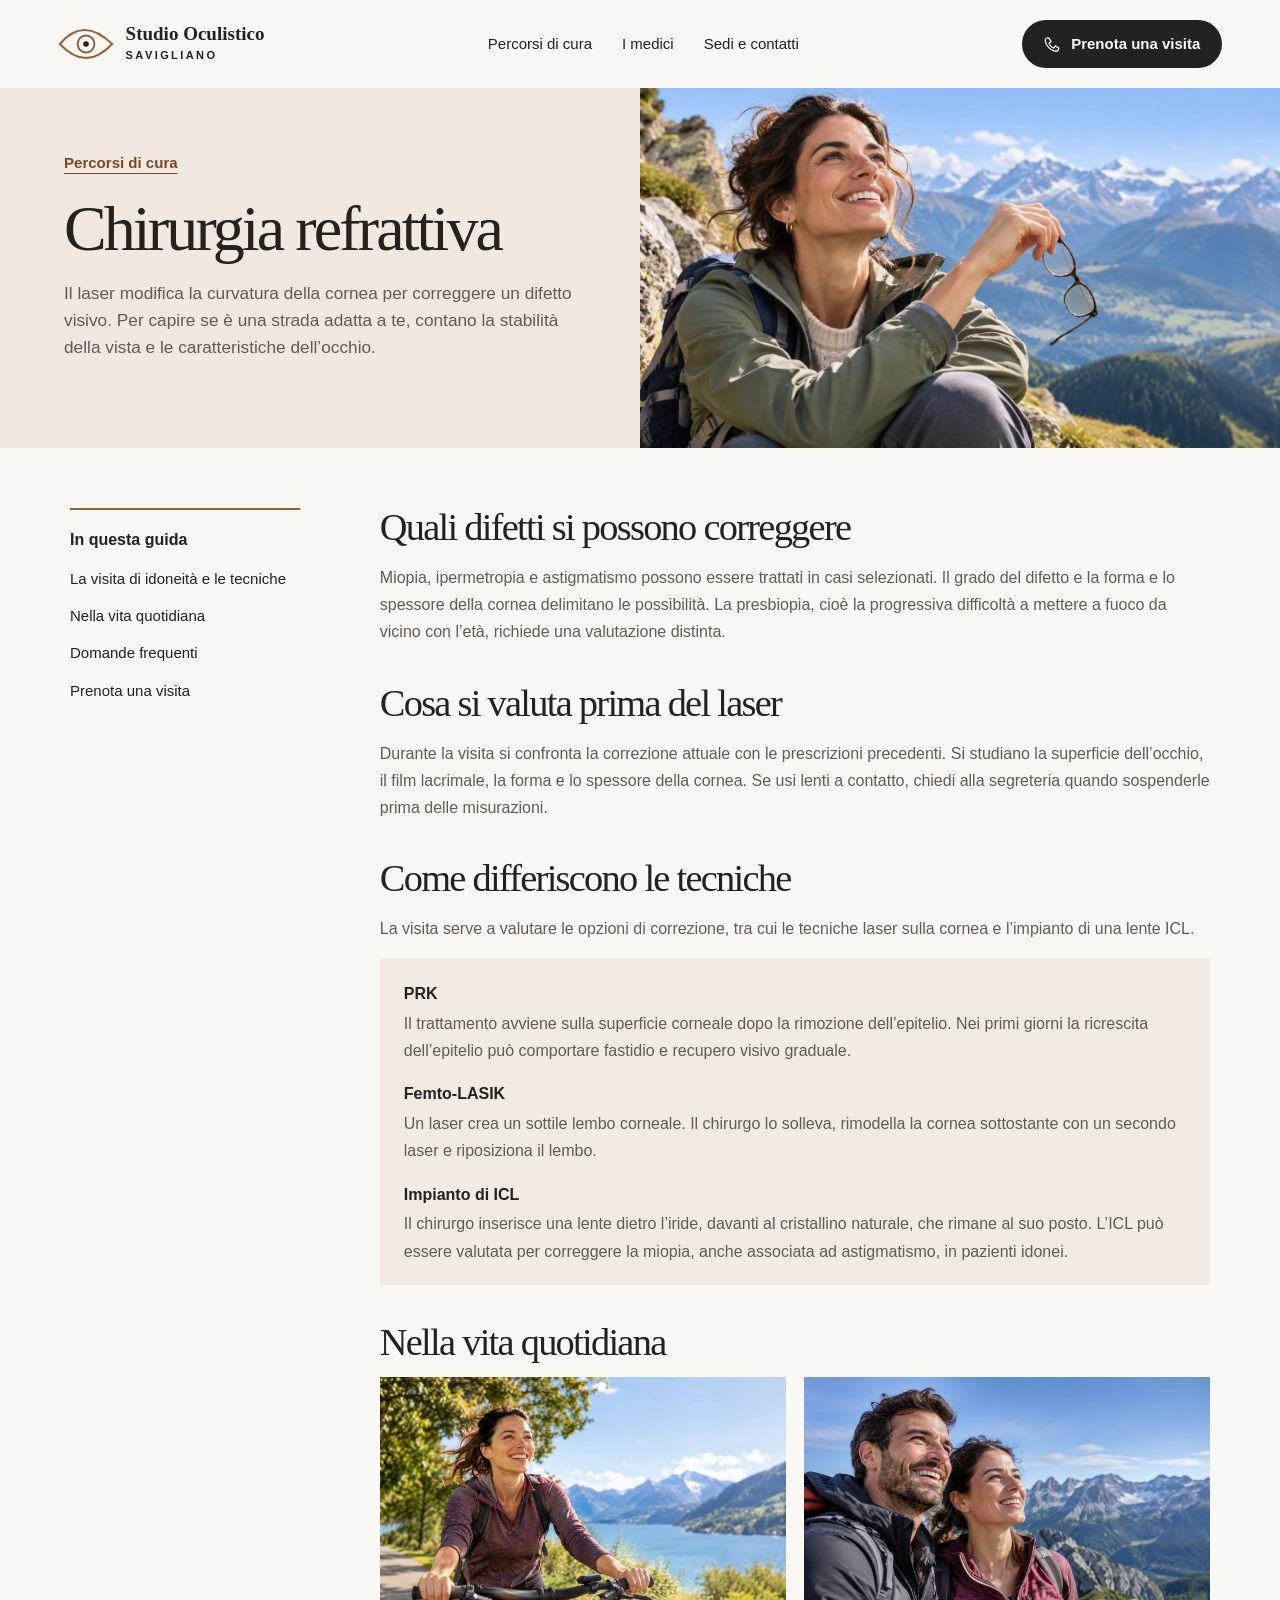
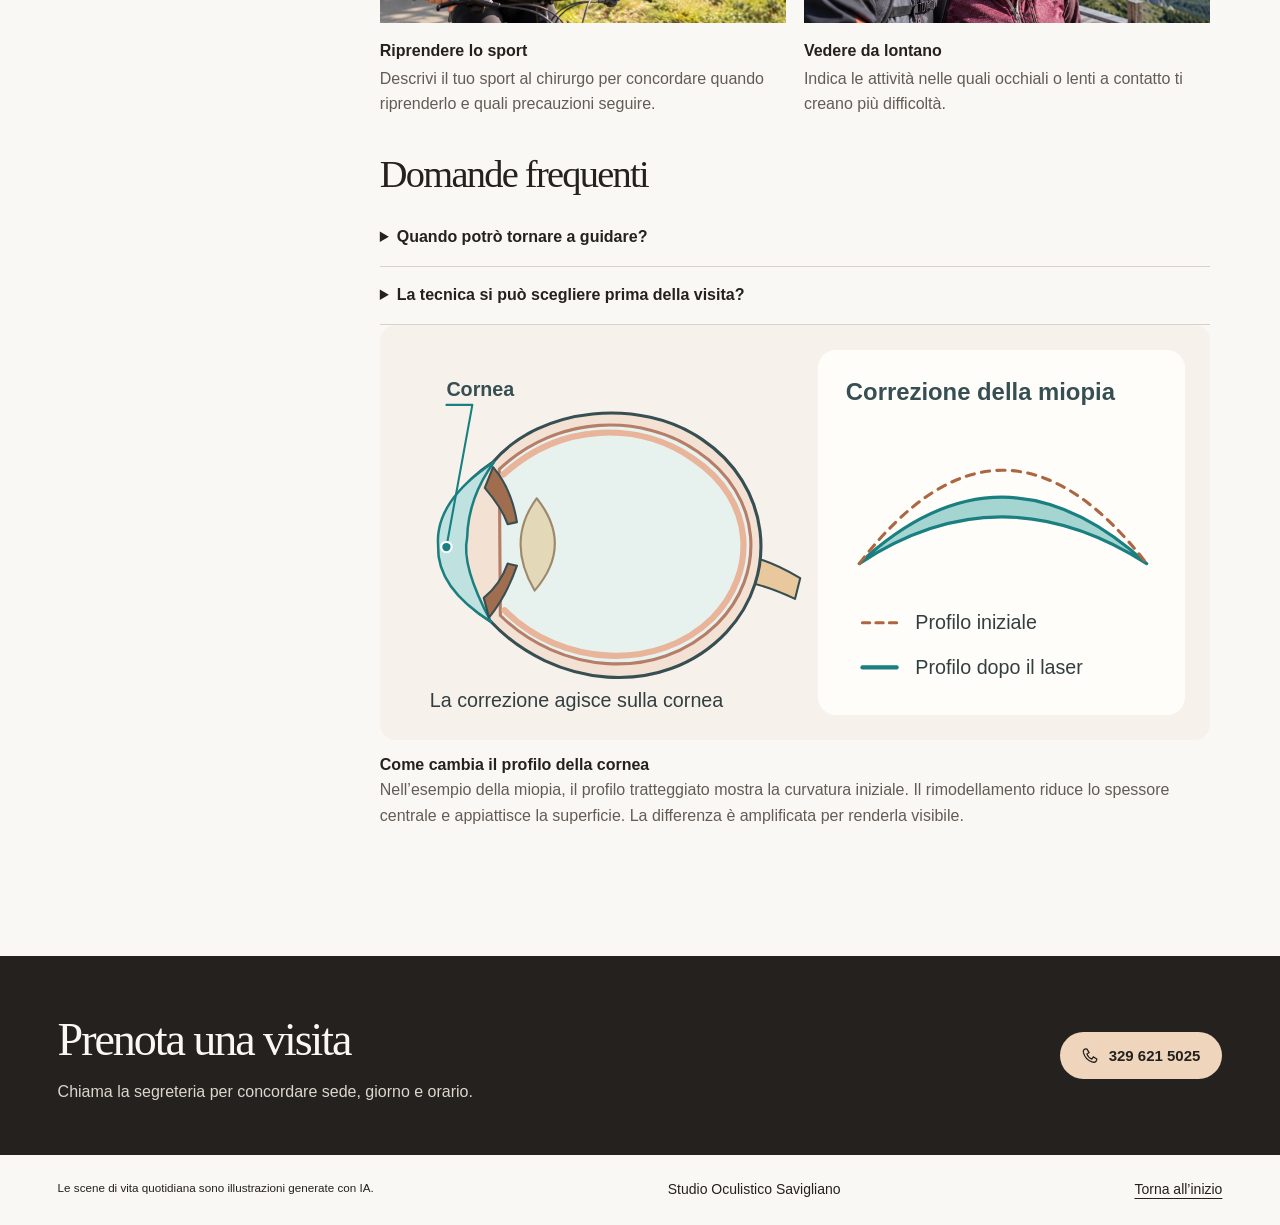
<file: refrattiva.html>
<!doctype html><html lang="it"><head><meta charset="utf-8"><meta name="viewport" content="width=device-width,initial-scale=1"><title>Chirurgia refrattiva | Studio Oculistico Savigliano</title><meta name="description" content="Il laser modifica la curvatura della cornea per correggere un difetto visivo. Per capire se è una strada adatta a te, contano la stabilità della vista e le caratteristiche dell’occhio."><link rel="stylesheet" href="style.css"></head><body><a class="skip" href="#principale">Vai al contenuto</a><header><a class="brand" href="index.html#principale"><svg class="eye" aria-hidden="true" viewBox="0 0 60 38"><path d="M2 19Q27 -11 58 19Q30 49 2 19Z"/><circle cx="30" cy="19" r="9"/><circle cx="30" cy="19" r="3" fill="currentColor" stroke="none"/></svg><span>Studio Oculistico<small>Savigliano</small></span></a><nav class="nav" aria-label="Navigazione principale"><a href="index.html#percorsi">Percorsi di cura</a><a href="index.html#specialisti">I medici</a><a href="index.html#sedi">Sedi e contatti</a></nav><a class="btn" href="tel:+393296215025"><svg class="phone" aria-hidden="true" viewBox="0 0 24 24"><path d="m7 3 3 5-3 2c1 3 4 6 7 7l2-3 5 3c-1 5-4 5-7 4C8 19 4 15 2 8 1 4 4 2 7 3Z"/></svg>Prenota una visita</a></header><main id="principale"><section class="guideHero"><div class="copy"><a href="index.html#percorsi">Percorsi di cura</a><h1>Chirurgia refrattiva</h1><p class="intro">Il laser modifica la curvatura della cornea per correggere un difetto visivo. Per capire se è una strada adatta a te, contano la stabilità della vista e le caratteristiche dell’occhio.</p></div><img src="img/occhiali.webp" alt="Una donna tiene gli occhiali in mano lungo un sentiero" loading="lazy"></section><div class="reading"><aside><strong>In questa guida</strong><a href="#guida">La visita di idoneità e le tecniche</a><a href="#situazioni">Nella vita quotidiana</a><a href="#faq">Domande frequenti</a><a href="#prenota">Prenota una visita</a></aside><article><div id="guida"><h2>Quali difetti si possono correggere</h2><p>Miopia, ipermetropia e astigmatismo possono essere trattati in casi selezionati. Il grado del difetto e la forma e lo spessore della cornea delimitano le possibilità. La presbiopia, cioè la progressiva difficoltà a mettere a fuoco da vicino con l’età, richiede una valutazione distinta.</p><h2>Cosa si valuta prima del laser</h2><p>Durante la visita si confronta la correzione attuale con le prescrizioni precedenti. Si studiano la superficie dell’occhio, il film lacrimale, la forma e lo spessore della cornea. Se usi lenti a contatto, chiedi alla segreteria quando sospenderle prima delle misurazioni.</p><h2>Come differiscono le tecniche</h2><p>La visita serve a valutare le opzioni di correzione, tra cui le tecniche laser sulla cornea e l’impianto di una lente ICL.</p><dl><dt>PRK</dt><dd>Il trattamento avviene sulla superficie corneale dopo la rimozione dell’epitelio. Nei primi giorni la ricrescita dell’epitelio può comportare fastidio e recupero visivo graduale.</dd><dt>Femto-LASIK</dt><dd>Un laser crea un sottile lembo corneale. Il chirurgo lo solleva, rimodella la cornea sottostante con un secondo laser e riposiziona il lembo.</dd><dt>Impianto di ICL</dt><dd>Il chirurgo inserisce una lente dietro l’iride, davanti al cristallino naturale, che rimane al suo posto. L’ICL può essere valutata per correggere la miopia, anche associata ad astigmatismo, in pazienti idonei.</dd></dl></div><section id="situazioni"><h2>Nella vita quotidiana</h2><div class="scenes"><figure><img src="img/bici.webp" alt="Una ciclista pedala sul lungolago" loading="lazy"><figcaption><strong>Riprendere lo sport</strong>Descrivi il tuo sport al chirurgo per concordare quando riprenderlo e quali precauzioni seguire.</figcaption></figure><figure><img src="img/sentiero.webp" alt="Due escursionisti osservano le cime delle Alpi" loading="lazy"><figcaption><strong>Vedere da lontano</strong>Indica le attività nelle quali occhiali o lenti a contatto ti creano più difficoltà.</figcaption></figure></div></section><section id="faq"><h2>Domande frequenti</h2><details><summary>Quando potrò tornare a guidare?</summary><p>Il momento varia secondo tecnica e recupero visivo. Concorda la ripresa con il chirurgo dopo il controllo.</p></details><details><summary>La tecnica si può scegliere prima della visita?</summary><p>Le preferenze personali contano insieme alle misurazioni dell’occhio. La valutazione può anche concludersi con il consiglio di continuare a usare la correzione abituale.</p></details></section><figure class="anatomia"><a href="img/schema-cornea.svg" aria-label="Apri lo schema a piena dimensione"><img src="img/schema-cornea.svg" alt="Ingrandimento della cornea nella correzione della miopia. Il profilo anteriore dopo il trattamento è più piatto al centro." width="800" height="400" loading="lazy"></a><figcaption><strong>Come cambia il profilo della cornea</strong> Nell’esempio della miopia, il profilo tratteggiato mostra la curvatura iniziale. Il rimodellamento riduce lo spessore centrale e appiattisce la superficie. La differenza è amplificata per renderla visibile.</figcaption></figure></article></div><section class="contact" id="prenota"><div class="wrap"><div><h2>Prenota una visita</h2><p>Chiama la segreteria per concordare sede, giorno e orario.</p></div><a class="btn" href="tel:+393296215025"><svg class="phone" aria-hidden="true" viewBox="0 0 24 24"><path d="m7 3 3 5-3 2c1 3 4 6 7 7l2-3 5 3c-1 5-4 5-7 4C8 19 4 15 2 8 1 4 4 2 7 3Z"/></svg>329 621 5025</a></div></section></main><footer><small>Le scene di vita quotidiana sono illustrazioni generate con IA.</small><span>Studio Oculistico Savigliano</span><a href="#principale">Torna all’inizio</a></footer></body></html>
</file>
<file: style.css>
:root{--paper:#faf8f5;--ink:#24211e;--gold:#995f37;--line:#d8d1c9;--soft:#eed5bc;--muted:#635c55;color:var(--ink);background:var(--paper);font:100%/1.55 Arial,Helvetica,sans-serif}*{box-sizing:border-box}html{scroll-behavior:smooth;scroll-padding-top:24px}body{margin:0}a{color:inherit;text-underline-offset:4px}a:focus-visible,button:focus-visible,summary:focus-visible{outline:3px solid #ad692f;outline-offset:4px}header,.wrap,footer{width:min(91%,1360px);margin:auto}header{height:88px;display:flex;align-items:center;justify-content:space-between;gap:20px}.brand{display:inline-flex;align-items:center;text-decoration:none;gap:12px;font:600 19px/1 Georgia,serif}.brand small{display:block;font:600 11px/1.5 Arial;letter-spacing:.22em;text-transform:uppercase;margin-top:4px}.eye{width:56px;height:36px;fill:none;stroke:var(--gold);stroke-width:2.1}.nav{display:flex;gap:30px}.nav a{text-decoration:none;font-size:15px}.nav a:hover,details a:hover{color:var(--gold)}.btn{border-radius:999px;background:var(--ink);color:#fff;padding:12px 22px;font-size:15px;text-decoration:none;display:inline-flex;align-items:center;justify-content:center;gap:10px;font-weight:600}.btn:hover{background:#4b382c}.phone{width:17px;height:17px;fill:none;stroke:currentColor;stroke-width:1.8}.hero{display:grid;grid-template-columns:1.02fr 1fr;background:#f0e7db;min-height:510px}.copy{align-self:center;padding:48px clamp(26px,4.5vw,86px)}.over{font-weight:700;font-size:12px;letter-spacing:.16em;text-transform:uppercase;color:var(--gold);display:flex;align-items:center;gap:11px}.over:before{content:'';height:1px;width:32px;background:currentColor}h1,h2,h3{font-family:Georgia,'Times New Roman',serif;font-weight:400;line-height:1.04;letter-spacing:-.045em}h1{font-size:clamp(3.8rem,5.65vw,6rem);margin:20px 0 18px}h1 em,h2 em{color:var(--gold);font-weight:400}p{color:var(--muted)}.intro{max-width:520px;margin:0 0 25px;font-size:1.08rem}.heroNav{display:flex;flex-wrap:wrap;gap:12px 24px;align-items:center}.heroNav>a:last-child{font-size:15px}.photo{position:relative;min-height:100%;margin:0;background:#b19178}.photo>img{position:absolute;width:100%;height:100%;object-fit:cover;object-position:50% 34%}.caption{position:absolute;bottom:17px;left:20px;background:rgba(35,30,26,.84);color:white;border-radius:24px;padding:6px 13px;font-size:13px;display:flex;align-items:center;gap:7px}.pin{width:14px;height:17px;stroke:currentColor;stroke-width:1.8;fill:none}section.wrap{padding:68px 0}.sectionHead{display:flex;justify-content:space-between;align-items:end;gap:30px;margin-bottom:28px}h2{font-size:clamp(2.4rem,3.6vw,4rem);margin:10px 0 0}.grid{display:grid;grid-template-columns:repeat(3,1fr);gap:24px}.path{padding:26px 22px 22px;border:1px solid var(--line);border-top:3px solid #b88860;background:#fffdf9}.glyph{display:block;width:44px;height:40px;color:var(--gold);fill:none;stroke:currentColor;stroke-width:1.4}.path h3,.doctor h3{font-size:clamp(1.65rem,2vw,2.2rem);margin:14px 0}.path p{margin:0 0 18px}.path details{border-top:1px solid var(--line);padding-top:12px}summary{cursor:pointer;font-weight:600;font-size:15px}details p{padding-top:12px}.team{background:#eee7de}.team .wrap{padding:62px 0}.doctor img{width:100%;height:clamp(180px,20vw,300px);object-fit:cover;object-position:center 28%;display:block}.doctor:nth-child(2) img{object-position:center 20%}.doctor p{margin:0 0 7px}.doctor a,.address a{font-size:15px}.location{display:grid;grid-template-columns:1fr 1fr;gap:6%;align-items:center}.location>img{width:100%;height:400px;object-fit:cover}.address{padding:14px 0;border-bottom:1px solid var(--line)}.address h3{font-size:1.65rem;margin:3px 0}.address p{margin:6px 0}.contact{background:var(--ink);color:var(--paper);padding:50px 0}.contact .wrap{display:flex;align-items:center;justify-content:space-between;gap:24px}.contact .btn{background:var(--soft);color:var(--ink)}.contact p{color:#ded6ce;margin-bottom:0}footer{padding:24px 0;display:flex;justify-content:space-between;font-size:14px}header details{display:none}.skip{position:absolute;left:-9999px}.skip:focus{left:5px;top:5px;background:white;z-index:10}@media(max-width:820px){.nav{display:none}header{height:72px}.hero{min-height:430px}.copy{padding:30px 5vw}h1{font-size:clamp(3rem,6vw,4rem)}.grid{gap:12px}.path{padding:20px 14px}.sectionHead{display:block}.location{gap:22px}}@media(max-width:640px){header{width:92%;gap:6px;height:66px}.brand{font-size:16px;gap:6px}.eye{width:38px}.brand small{font-size:9px}.btn{font-size:14px;padding:10px 14px}.hero{grid-template-columns:1fr}.copy{padding:32px 5% 26px}.intro{font-size:1rem;margin-bottom:18px}h1{font-size:clamp(3rem,12vw,4.1rem);margin:12px 0}.photo{height:230px}.photo>img{object-position:50% 31%}.grid,.location{grid-template-columns:1fr}.sectionHead{margin-bottom:20px}section.wrap,.team .wrap{padding:40px 0}.doctor{padding-bottom:15px}.doctor img{height:270px}.location>img{height:220px}.contact .wrap{display:block}.contact .btn{margin-top:18px}footer{gap:14px;flex-wrap:wrap}.path h3{margin:10px 0}.over{font-size:11px}}@media(prefers-reduced-motion:reduce){html{scroll-behavior:auto}}

/* Percorsi di lettura */
.hero .photo img{object-position:38% center}
.feature{display:flex;flex-direction:column;text-decoration:none;border-bottom:1px solid var(--line);padding-bottom:20px}.feature>img{width:100%;aspect-ratio:1.85;object-fit:cover;border-radius:4px}.feature h3{font-size:2rem;margin:20px 0 8px}.feature p{margin:0 0 14px}.feature span,.guideHero .copy>a{color:#784828;text-decoration:underline;text-underline-offset:5px;font-weight:600;font-size:.94rem}.feature:hover h3{color:var(--gold)}.focus{background:#eee2d4}.focus .wrap,.guideHero{display:grid;grid-template-columns:1fr 1fr;align-items:center}.focus .wrap{padding:60px 0;gap:6%}.focus img{width:100%;display:block;border-radius:4px}.focus p{max-width:54ch}.guideHero{background:#f1e9df;align-items:stretch}.guideHero .copy{padding:40px max(5vw,22px)}.guideHero h1{font-size:clamp(2.9rem,5vw,5.5rem)}.guideHero>img{width:100%;height:100%;max-height:480px;min-height:340px;object-fit:cover}.reading{width:min(90%,1140px);margin:60px auto 80px;display:grid;grid-template-columns:minmax(170px,230px) minmax(0,1fr);gap:7%}.reading aside{align-self:start;position:sticky;top:24px;border-top:2px solid var(--gold);display:grid;padding:18px 0;gap:14px}.reading aside a{font-size:15px;text-decoration:none}.reading aside a:hover{text-decoration:underline}.reading article h2{font-size:clamp(1.9rem,3vw,3rem);margin:38px 0 14px}.reading article>div>h2:first-child{margin-top:0}.reading article p,.reading dd{line-height:1.7;color:var(--muted)}.reading dl{background:#f1ebe4;padding:6px 24px 20px}.reading dt{font-weight:bold;padding-top:18px}.reading dd{margin:3px 0 0}.scenes{display:grid;grid-template-columns:1fr 1fr;gap:18px}.scenes figure{margin:0}.scenes img{width:100%;aspect-ratio:1.65;object-fit:cover}.scenes figcaption{color:var(--muted);font-size:1rem}.scenes strong{display:block;color:var(--ink);margin:8px 0 4px}.reading details{border-bottom:1px solid var(--line);padding:16px 0}.reading summary{font-size:1rem}.reading .source,.reading .related{font-size:.9rem;margin-top:24px}.reading .related a{display:inline-block}.reading details p{padding:0}footer{gap:14px;flex-wrap:wrap}@media(max-width:740px){.guideHero,.focus .wrap,.reading{grid-template-columns:1fr}.guideHero>img{min-height:0;max-height:260px}.guideHero .copy{padding:28px 5%}.focus .wrap{gap:24px;padding:36px 0}.reading{margin:24px auto 40px;gap:28px}.reading aside{position:static;display:flex;flex-wrap:wrap;gap:8px 18px;border-bottom:1px solid var(--line)}.reading aside strong{width:100%}.feature h3{font-size:1.7rem}.scenes{gap:12px}.hero .photo img{object-position:45% 35%}}

.anatomia{margin:0 0 36px}.anatomia img,.feature img[src$=".svg"]{width:100%;height:auto;display:block}.feature img[src$=".svg"]{aspect-ratio:2}.anatomia figcaption{padding:12px 0;color:var(--muted);line-height:1.6}.anatomia figcaption strong{display:block;color:var(--ink)}

.schema-opzionale .aperto,.schema-opzionale[open] .chiuso{display:none}.schema-opzionale[open] .aperto{display:inline}.schema-opzionale .anatomia{margin:16px 0 0}.reading details.schema-opzionale{margin-bottom:24px;padding:12px 0}.schema-opzionale summary{color:#784828}
</file>
<file: sedi-medici.css>
.doctor { position: relative; }
.doctor a::after { content: ""; position: absolute; inset: 0; }
.doctor:focus-within { outline: 3px solid var(--gold); outline-offset: 5px; }
.doctor:hover h3 { color: var(--gold); }
section.map-section { padding-top: 0; }
.maps, .profile-layout { display: grid; grid-template-columns: repeat(2, minmax(0, 1fr)); gap: clamp(1.5rem, 4vw, 4rem); }
.maps { margin-top: 2rem; }
.maps article { border-top: 1px solid var(--line); padding-top: 1.25rem; }
.maps h3 { font-size: 2rem; margin: 0; }
.maps p { margin: .75rem 0 1rem; }
.maps iframe { width: 100%; height: clamp(17rem, 25vw, 23rem); display: block; border: 1px solid var(--line); margin-bottom: 1rem; }
.profile { padding: 2rem 0 5rem; }
.profile-layout { grid-template-columns: minmax(0, 2fr) minmax(0, 3fr); margin-top: 2rem; }
.profile-layout img { width: 100%; max-height: 32rem; object-fit: cover; object-position: center 25%; }
.profile h1 { font-size: clamp(2.75rem, 5vw, 5rem); margin-top: 0; }
.profile h2 { font-size: 1.85rem; margin-top: 2rem; }
.profile article p { max-width: 62ch; }
.profile .sources { padding-top: 1rem; border-top: 1px solid var(--line); }
@media (max-width: 700px) {
  .maps, .profile-layout { grid-template-columns: 1fr; }
  .profile-layout img { max-height: 18rem; }
}
</file>
